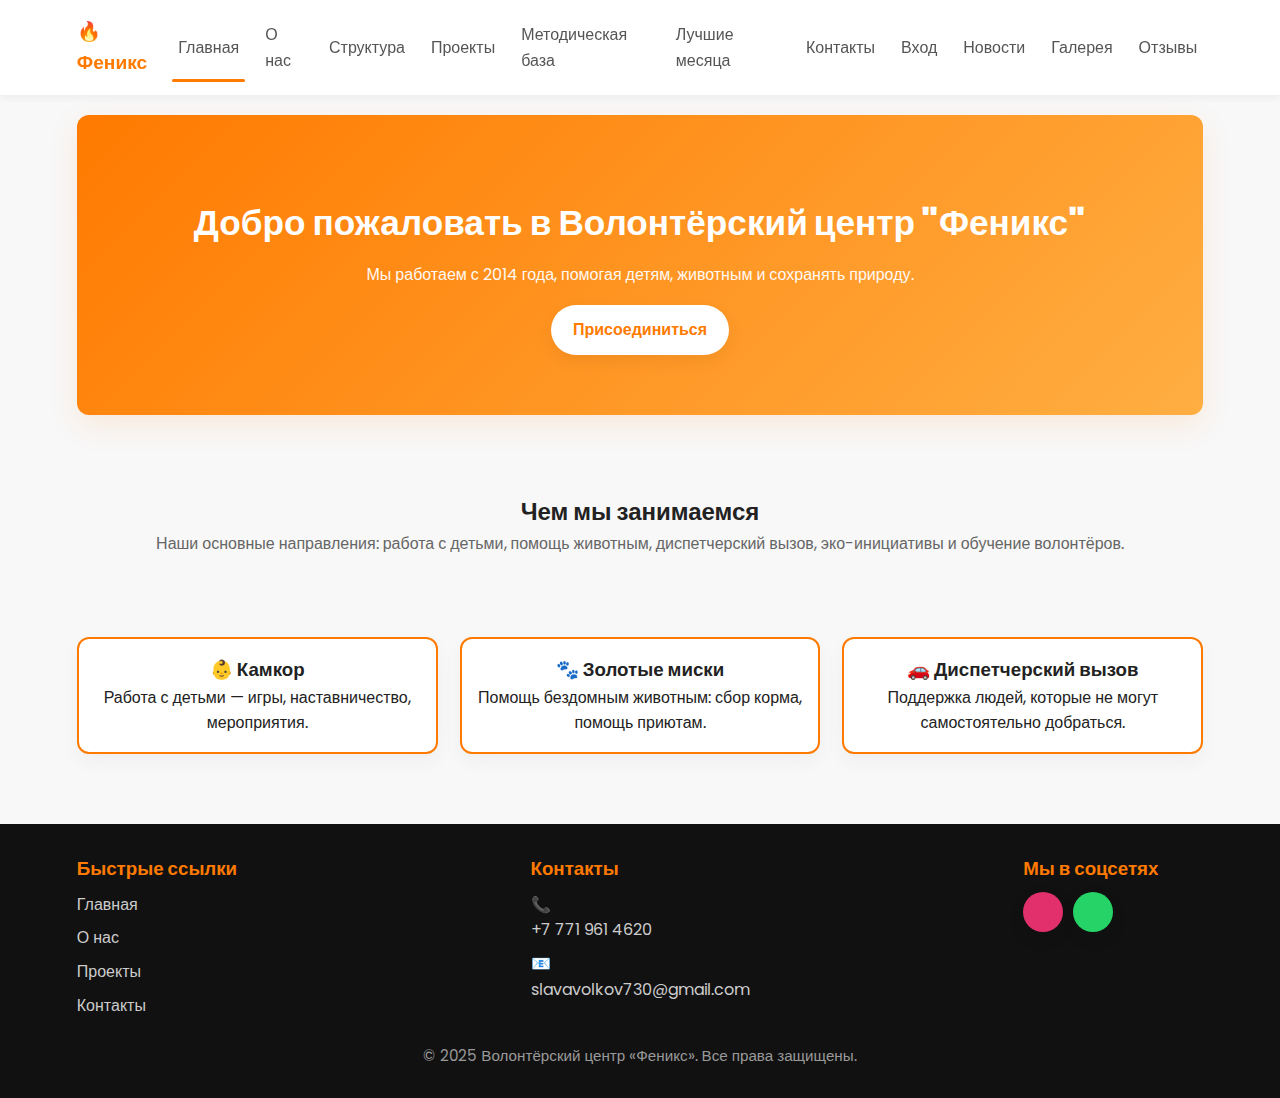
<file: index.html>
<!DOCTYPE html>
<html lang="ru">
<head>
  <meta charset="UTF-8">
  <meta name="viewport" content="width=device-width, initial-scale=1.0">
  <title>Феникс — Главная</title>
  <link rel="stylesheet" href="style.css">
  <link rel="icon" href="favicon.ico" type="image/x-icon">
</head>
<body>
  <header>
    <div class="logo">🔥 Феникс</div>
    <nav>
      <a href="index.html" class="active">Главная</a>
      <a href="about.html">О нас</a>
      <a href="structure.html">Структура</a>
      <a href="projects.html">Проекты</a>
      <a href="methodology.html">Методическая база</a>
      <a href="best.html">Лучшие месяца</a>
      <a href="contacts.html">Контакты</a>
      <a href="login.html">Вход</a>
      <a href="news.html">Новости</a>
      <a href="gallery.html">Галерея</a>
      <a href="feedback.html">Отзывы</a>
    </nav>
  </header>

  <section class="hero" id="top">
    <div class="hero-content">
      <h1>Добро пожаловать в <strong>Волонтёрский центр "Феникс"</strong></h1>
      <p>Мы работаем с 2014 года, помогая детям, животным и сохранять природу.</p>
      <a class="btn" href="https://docs.google.com/forms/d/e/1FAIpQLSf-YZvVruiYOHZ-0KNnd_zW9uR6879fOZhNeZpimxHkUEAgWw/viewform?usp=header" target="_blank">Присоединиться</a>
    </div>
  </section>

  <section class="page-header">
    <h2 style="text-align:center;margin-top:18px">Чем мы занимаемся</h2>
    <p style="text-align:center;color:#666">Наши основные направления: работа с детьми, помощь животным, диспетчерский вызов, эко-инициативы и обучение волонтёров.</p>
  </section>

  <section class="projects" aria-label="Короткий обзор проектов">
    <div class="project-card">
      <h3>👶 Камкор</h3>
      <p>Работа с детьми — игры, наставничество, мероприятия.</p>
    </div>
    <div class="project-card">
      <h3>🐾 Золотые миски</h3>
      <p>Помощь бездомным животным: сбор корма, помощь приютам.</p>
    </div>
    <div class="project-card">
      <h3>🚗 Диспетчерский вызов</h3>
      <p>Поддержка людей, которые не могут самостоятельно добраться.</p>
    </div>
  </section>

  <footer>
    <div class="footer-container">
      <div class="footer-section">
        <h3>Быстрые ссылки</h3>
        <a href="index.html">Главная</a>
        <a href="about.html">О нас</a>
        <a href="projects.html">Проекты</a>
        <a href="contacts.html">Контакты</a>
      </div>
      <div class="footer-section">
        <h3>Контакты</h3>
        <p>📞 <a href="tel:+77719614620">+7 771 961 4620</a></p>
        <p>📧 <a href="mailto:slavavolkov730@gmail.com">slavavolkov730@gmail.com</a></p>
      </div>
      <div class="footer-section">
        <h3>Мы в соцсетях</h3>
        <div class="socials">
          <a href="https://instagram.com/vc_feniks" target="_blank" class="social-icon instagram" aria-label="Instagram"></a>
          <a href="https://wa.me/77719614620" target="_blank" class="social-icon whatsapp" aria-label="WhatsApp"></a>
        </div>
      </div>
    </div>
    <p class="footer-bottom">© 2025 Волонтёрский центр «Феникс». Все права защищены.</p>
  </footer>

  <a href="#top" class="to-top">↑</a>
</body>
</html>
</file>
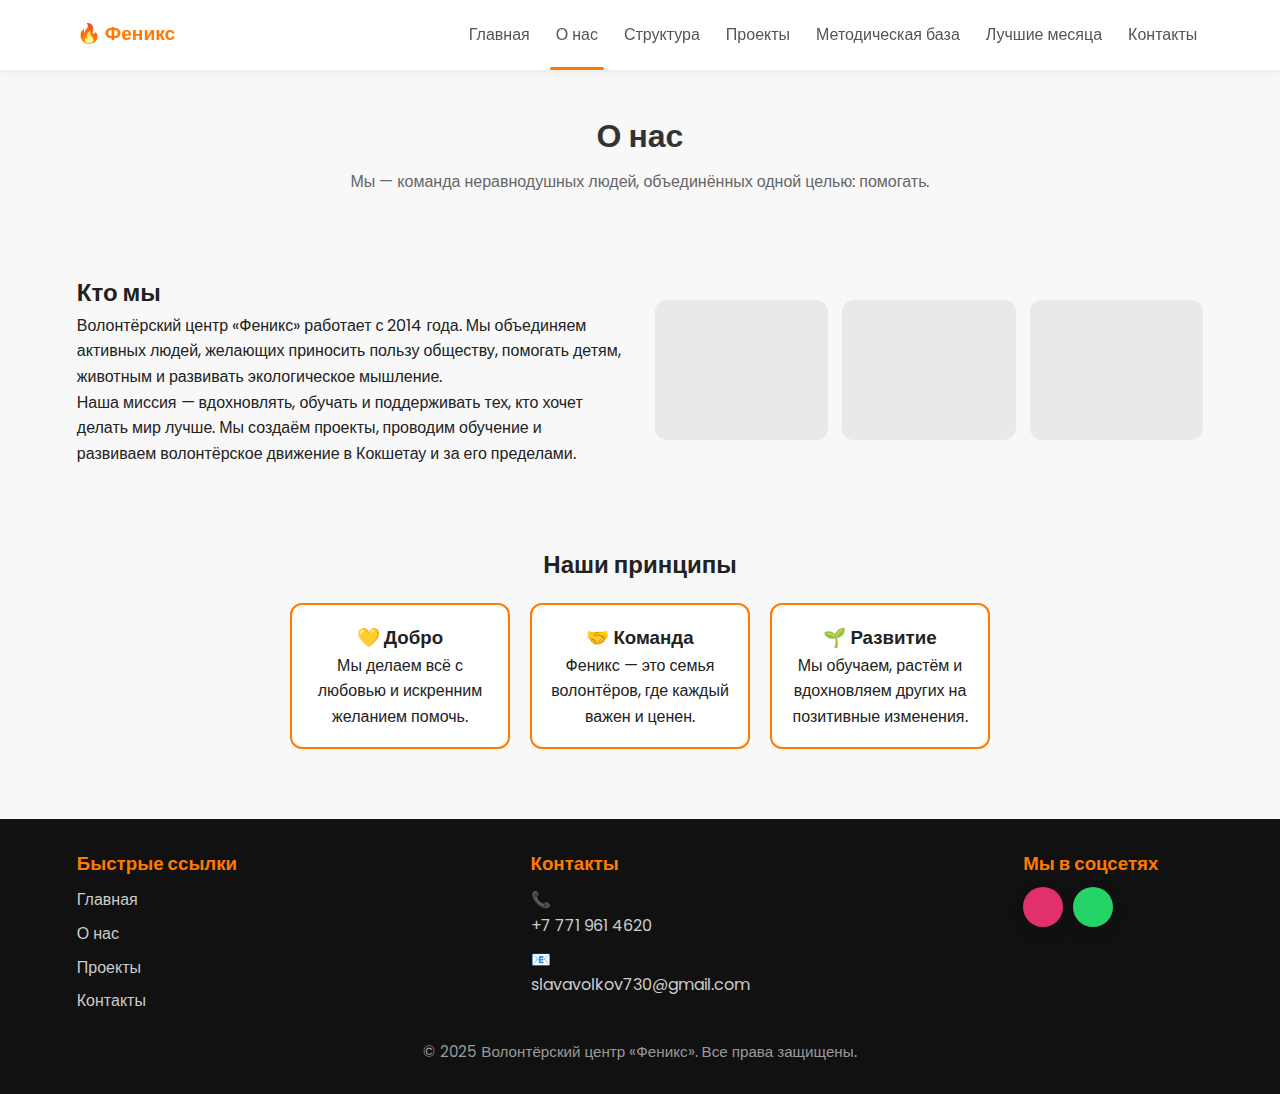
<file: about.html>
<!DOCTYPE html>
<html lang="ru">
<head>
  <meta charset="UTF-8">
  <meta name="viewport" content="width=device-width, initial-scale=1.0">
  <title>Феникс — О нас</title>
  <link rel="stylesheet" href="style.css">
  <link rel="icon" href="favicon.ico" type="image/x-icon">
</head>
<body>
  <header>
    <div class="logo">🔥 Феникс</div>
    <nav>
      <a href="index.html">Главная</a>
      <a href="about.html" class="active">О нас</a>
      <a href="structure.html">Структура</a>
      <a href="projects.html">Проекты</a>
      <a href="methodology.html">Методическая база</a>
      <a href="best.html">Лучшие месяца</a>
      <a href="contacts.html">Контакты</a>
    </nav>
  </header>

  <section class="page-header">
    <h1>О нас</h1>
    <p>Мы — команда неравнодушных людей, объединённых одной целью: помогать.</p>
  </section>

  <section class="about">
    <div class="about-text">
      <h2>Кто мы</h2>
      <p>Волонтёрский центр «Феникс» работает с 2014 года. Мы объединяем активных людей, желающих приносить пользу обществу, помогать детям, животным и развивать экологическое мышление.</p>
      <p>Наша миссия — вдохновлять, обучать и поддерживать тех, кто хочет делать мир лучше. Мы создаём проекты, проводим обучение и развиваем волонтёрское движение в Кокшетау и за его пределами.</p>
    </div>
    <div class="about-photo-grid">
      <div class="photo-card"></div>
      <div class="photo-card"></div>
      <div class="photo-card"></div>
    </div>
  </section>

  <section class="about-values">
    <h2>Наши принципы</h2>
    <div class="values-grid">
      <div class="value-item"><h3>💛 Добро</h3><p>Мы делаем всё с любовью и искренним желанием помочь.</p></div>
      <div class="value-item"><h3>🤝 Команда</h3><p>Феникс — это семья волонтёров, где каждый важен и ценен.</p></div>
      <div class="value-item"><h3>🌱 Развитие</h3><p>Мы обучаем, растём и вдохновляем других на позитивные изменения.</p></div>
    </div>
  </section>

  <footer>
    <div class="footer-container">
      <div class="footer-section">
        <h3>Быстрые ссылки</h3>
        <a href="index.html">Главная</a>
        <a href="about.html">О нас</a>
        <a href="projects.html">Проекты</a>
        <a href="contacts.html">Контакты</a>
      </div>
      <div class="footer-section">
        <h3>Контакты</h3>
        <p>📞 <a href="tel:+77719614620">+7 771 961 4620</a></p>
        <p>📧 <a href="mailto:slavavolkov730@gmail.com">slavavolkov730@gmail.com</a></p>
      </div>
      <div class="footer-section">
        <h3>Мы в соцсетях</h3>
        <div class="socials">
          <a href="https://instagram.com/vc_feniks" target="_blank" class="social-icon instagram" aria-label="Instagram"></a>
          <a href="https://wa.me/77719614620" target="_blank" class="social-icon whatsapp" aria-label="WhatsApp"></a>
        </div>
      </div>
    </div>
    <p class="footer-bottom">© 2025 Волонтёрский центр «Феникс». Все права защищены.</p>
  </footer>

  <a href="#top" class="to-top">↑</a>
</body>
</html>
</file>
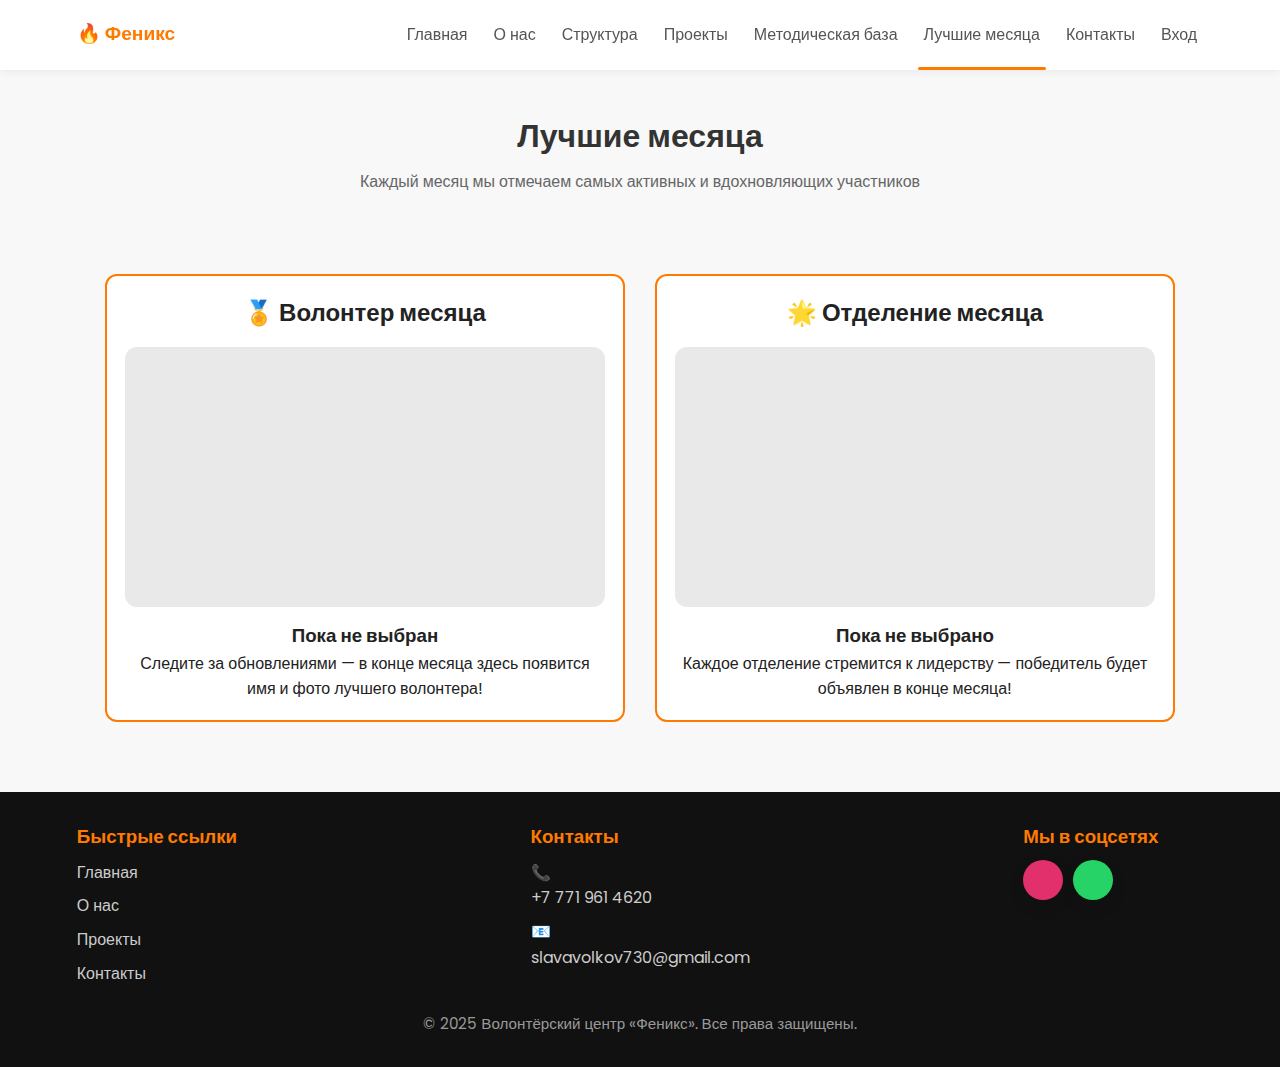
<file: best.html>
<!DOCTYPE html>
<html lang="ru">
<head>
  <meta charset="UTF-8">
  <meta name="viewport" content="width=device-width, initial-scale=1.0">
  <title>Феникс — Лучшие месяца</title>
  <link rel="stylesheet" href="style.css">
  <link rel="icon" href="favicon.ico" type="image/x-icon">
</head>
<body>
  <header>
    <div class="logo">🔥 Феникс</div>
    <nav>
      <a href="index.html">Главная</a>
      <a href="about.html">О нас</a>
      <a href="structure.html">Структура</a>
      <a href="projects.html">Проекты</a>
      <a href="methodology.html">Методическая база</a>
      <a href="best.html" class="active">Лучшие месяца</a>
      <a href="contacts.html">Контакты</a>
      <a href="login.html">Вход</a>
    </nav>
  </header>

  <section class="page-header">
    <h1>Лучшие месяца</h1>
    <p>Каждый месяц мы отмечаем самых активных и вдохновляющих участников</p>
  </section>

  <section class="best-section">
    <div class="best-card">
      <h2>🏅 Волонтер месяца</h2>
      <div class="best-img" style="background-image:url('https://via.placeholder.com/400x400?text=Нет+фото');"></div>
      <h3>Пока не выбран</h3>
      <p>Следите за обновлениями — в конце месяца здесь появится имя и фото лучшего волонтера!</p>
    </div>

    <div class="best-card">
      <h2>🌟 Отделение месяца</h2>
      <div class="best-img" style="background-image:url('https://via.placeholder.com/600x400?text=Нет+фото');"></div>
      <h3>Пока не выбрано</h3>
      <p>Каждое отделение стремится к лидерству — победитель будет объявлен в конце месяца!</p>
    </div>
  </section>

  <footer>
    <div class="footer-container">
      <div class="footer-section">
        <h3>Быстрые ссылки</h3>
        <a href="index.html">Главная</a>
        <a href="about.html">О нас</a>
        <a href="projects.html">Проекты</a>
        <a href="contacts.html">Контакты</a>
      </div>
      <div class="footer-section">
        <h3>Контакты</h3>
        <p>📞 <a href="tel:+77719614620">+7 771 961 4620</a></p>
        <p>📧 <a href="mailto:slavavolkov730@gmail.com">slavavolkov730@gmail.com</a></p>
      </div>
      <div class="footer-section">
        <h3>Мы в соцсетях</h3>
        <div class="socials">
          <a href="https://instagram.com/vc_feniks" target="_blank" class="social-icon instagram" aria-label="Instagram"></a>
          <a href="https://wa.me/77719614620" target="_blank" class="social-icon whatsapp" aria-label="WhatsApp"></a>
        </div>
      </div>
    </div>
    <p class="footer-bottom">© 2025 Волонтёрский центр «Феникс». Все права защищены.</p>
  </footer>

  <a href="#top" class="to-top">↑</a>
</body>
</html>
</file>
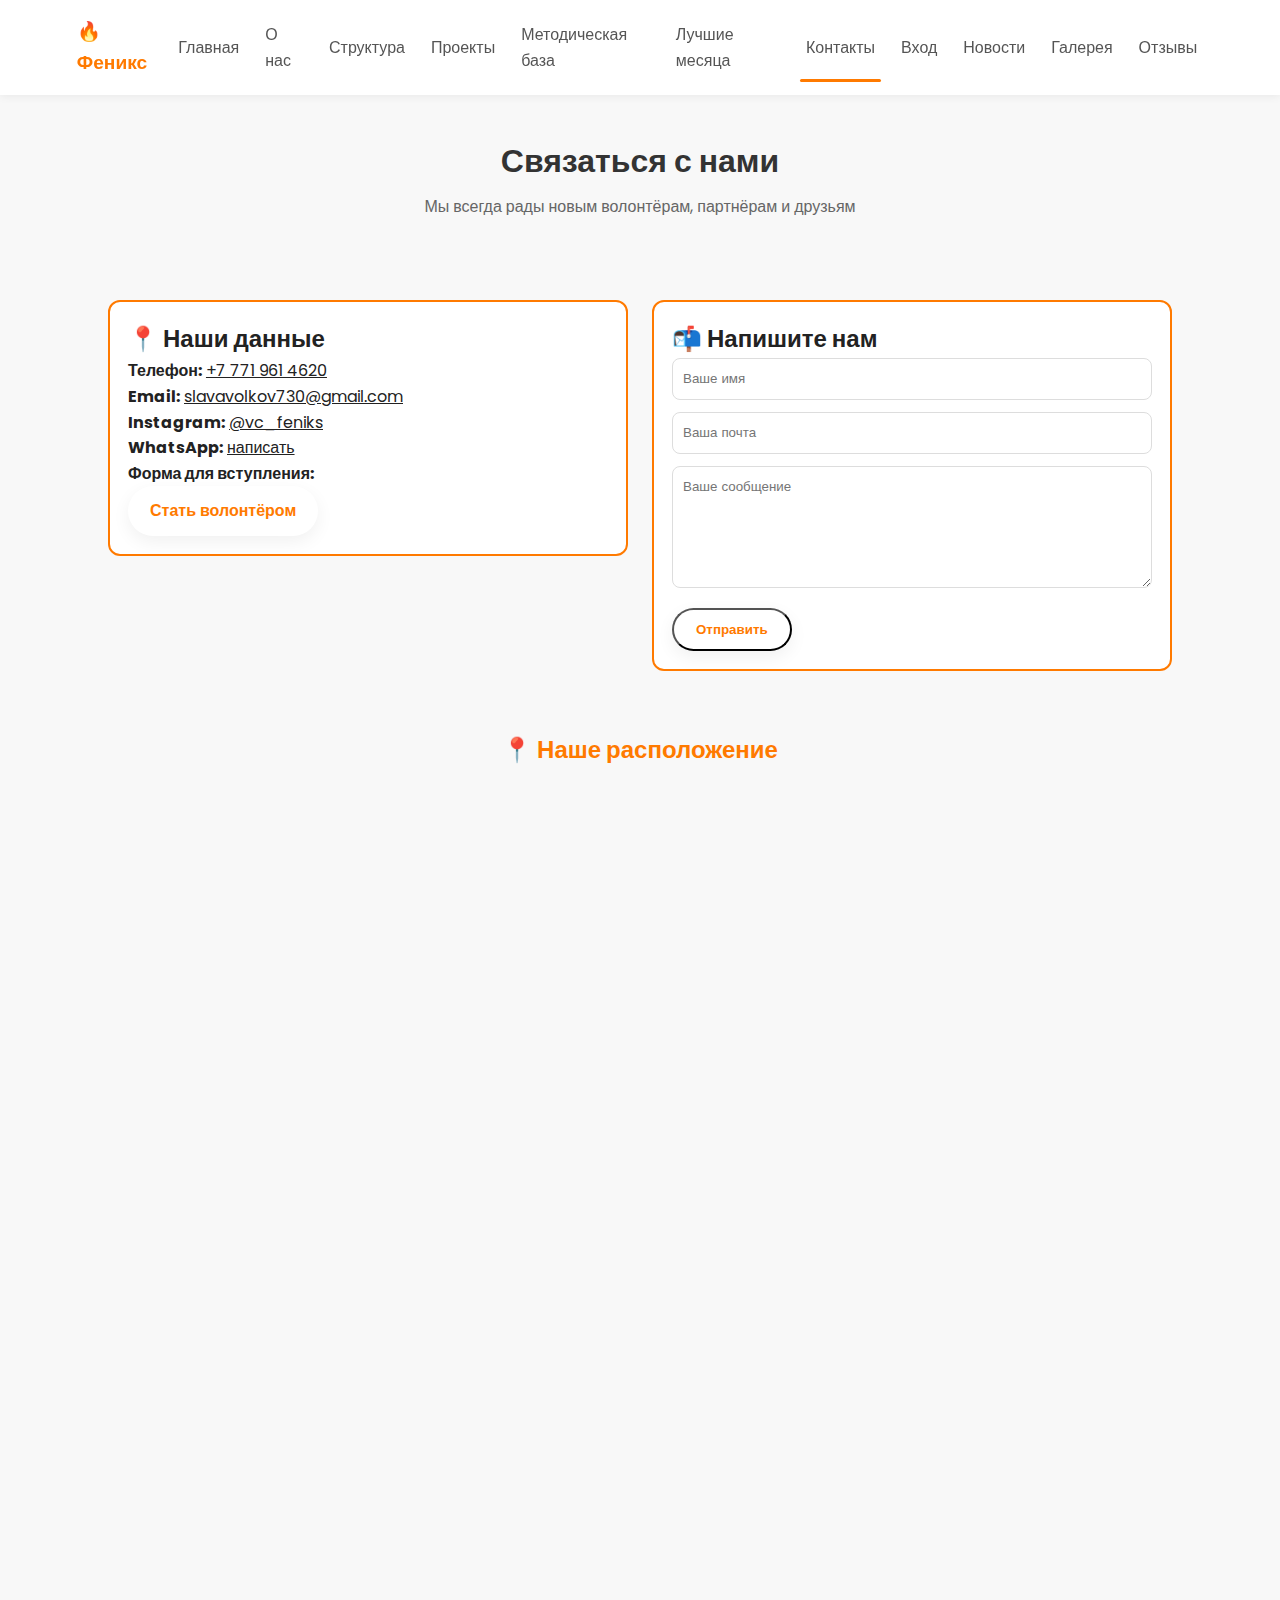
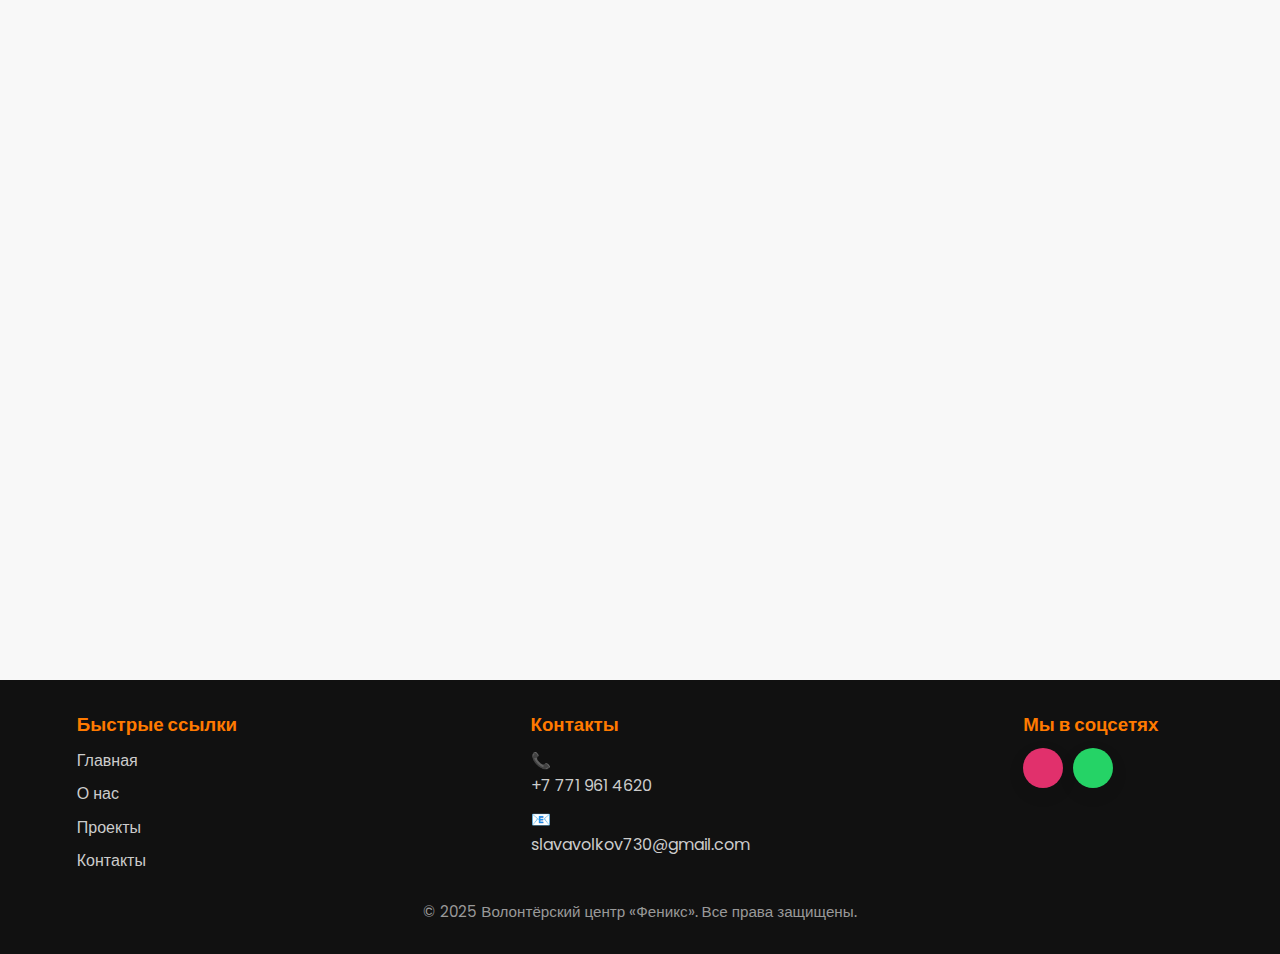
<file: contacts.html>
<!DOCTYPE html>
<html lang="ru">
<head>
  <meta charset="UTF-8">
  <meta name="viewport" content="width=device-width, initial-scale=1.0">
  <title>Феникс — Контакты</title>
  <link rel="stylesheet" href="style.css">
  <link rel="icon" href="favicon.ico" type="image/x-icon">
</head>
<body>
  <header>
    <div class="logo">🔥 Феникс</div>
    <nav>
      <a href="index.html">Главная</a>
      <a href="about.html">О нас</a>
      <a href="structure.html">Структура</a>
      <a href="projects.html">Проекты</a>
      <a href="methodology.html">Методическая база</a>
      <a href="best.html">Лучшие месяца</a>
      <a href="contacts.html" class="active">Контакты</a>
      <a href="login.html">Вход</a>
      <a href="news.html">Новости</a>
      <a href="gallery.html">Галерея</a>
      <a href="feedback.html">Отзывы</a>
    </nav>
  </header>

  <section class="page-header">
    <h1>Связаться с нами</h1>
    <p>Мы всегда рады новым волонтёрам, партнёрам и друзьям</p>
  </section>

  <section class="contacts">
    <div class="contact-info">
      <h2>📍 Наши данные</h2>
      <p><strong>Телефон:</strong> <a href="tel:+77719614620">+7 771 961 4620</a></p>
      <p><strong>Email:</strong> <a href="mailto:slavavolkov730@gmail.com">slavavolkov730@gmail.com</a></p>
      <p><strong>Instagram:</strong> <a href="https://instagram.com/vc_feniks" target="_blank">@vc_feniks</a></p>
      <p><strong>WhatsApp:</strong> <a href="https://wa.me/77719614620" target="_blank">написать</a></p>
      <p><strong>Форма для вступления:</strong><br>
        <a class="btn" href="https://docs.google.com/forms/d/e/1FAIpQLSf-YZvVruiYOHZ-0KNnd_zW9uR6879fOZhNeZpimxHkUEAgWw/viewform?usp=header" target="_blank">Стать волонтёром</a>
      </p>
    </div>

    <div class="contact-form">
      <h2>📬 Напишите нам</h2>
      <form action="#" method="post">
        <input type="text" placeholder="Ваше имя" required>
        <input type="email" placeholder="Ваша почта" required>
        <textarea placeholder="Ваше сообщение" rows="5" required></textarea>
        <button type="submit" class="btn">Отправить</button>
      </form>
    </div>
  </section>

  <section class="map">
    <h2 style="text-align:center;color:#ff7a00;margin-top:20px">📍 Наше расположение</h2>
    <div class="map-frame" style="padding:0 6%;margin-bottom:40px">
      <iframe src="https://maps.google.com/maps?q=Кокшетау&t=&z=13&ie=UTF8&iwloc=&output=embed" style="width:100%;height:360px;border-radius:12px;border:0"></iframe>
      <iframe src="https://maps.google.com/maps?q=Астана&t=&z=13&ie=UTF8&iwloc=&output=embed" style="width:100%;height:360px;border-radius:12px;border:0"></iframe>
      <iframe src="https://maps.google.com/maps?q=Щучинск&t=&z=13&ie=UTF8&iwloc=&output=embed" style="width:100%;height:360px;border-radius:12px;border:0"></iframe>
      <iframe src="https://maps.google.com/maps?q=Степногорск&t=&z=13&ie=UTF8&iwloc=&output=embed" style="width:100%;height:360px;border-radius:12px;border:0"></iframe>
    </div>

  <footer>
    <div class="footer-container">
      <div class="footer-section">
        <h3>Быстрые ссылки</h3>
        <a href="index.html">Главная</a>
        <a href="about.html">О нас</a>
        <a href="projects.html">Проекты</a>
        <a href="contacts.html">Контакты</a>
      </div>
      <div class="footer-section">
        <h3>Контакты</h3>
        <p>📞 <a href="tel:+77719614620">+7 771 961 4620</a></p>
        <p>📧 <a href="mailto:slavavolkov730@gmail.com">slavavolkov730@gmail.com</a></p>
      </div>
      <div class="footer-section">
        <h3>Мы в соцсетях</h3>
        <div class="socials">
          <a href="https://instagram.com/vc_feniks" target="_blank" class="social-icon instagram" aria-label="Instagram"></a>
          <a href="https://wa.me/77719614620" target="_blank" class="social-icon whatsapp" aria-label="WhatsApp"></a>
        </div>
      </div>
    </div>
    <p class="footer-bottom">© 2025 Волонтёрский центр «Феникс». Все права защищены.</p>
  </footer>

  <a href="#top" class="to-top">↑</a>
</body>
</html>
</file>
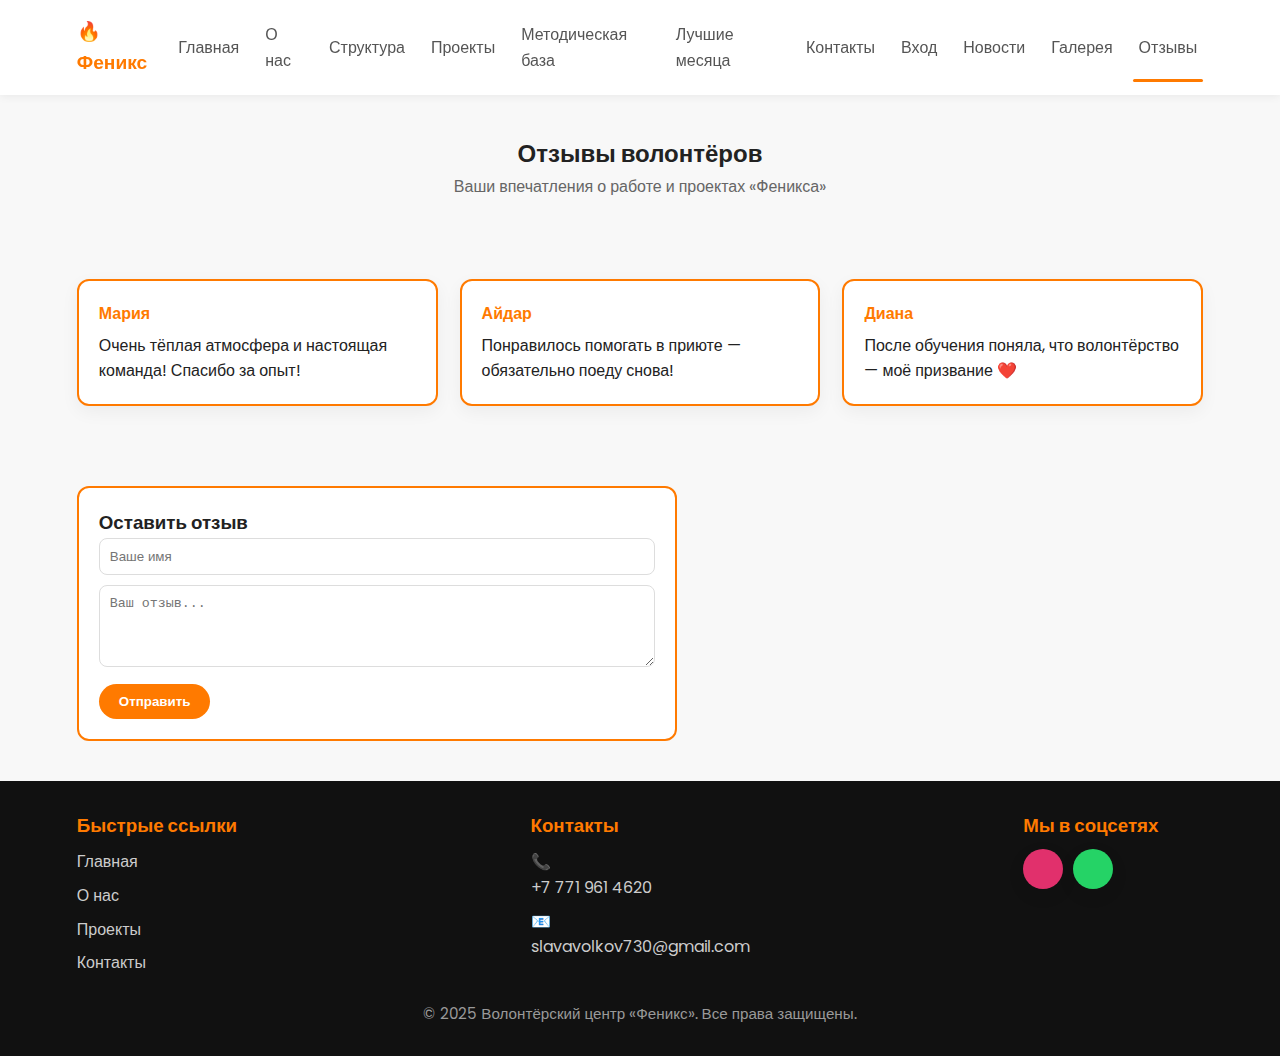
<file: feedback.html>
<!DOCTYPE html>
<html lang="ru">
<head>
  <meta charset="UTF-8">
  <meta name="viewport" content="width=device-width, initial-scale=1.0">
  <title>Отзывы — Феникс</title>
  <link rel="icon" href="favicon.ico" type="image/x-icon">
  <link rel="stylesheet" href="style.css">
  <style>
    .feedback {
      padding: 40px 6%;
      display: grid;
      grid-template-columns: repeat(auto-fit, minmax(280px, 1fr));
      gap: 22px;
    }
    .feedback-card {
      background: #fff;
      border: 2px solid #ff7a00;
      border-radius: 12px;
      padding: 20px;
      box-shadow: 0 6px 18px rgba(0,0,0,0.05);
      transition: all .25s;
    }
    .feedback-card:hover {
      transform: translateY(-6px);
      background: #ff7a00;
      color: #fff;
    }
    .feedback-card h4 {
      margin-bottom: 6px;
      color: #ff7a00;
    }
    .feedback-card:hover h4 {
      color: #fff;
    }
    .feedback-form {
      margin: 40px 6%;
      background: #fff;
      border: 2px solid #ff7a00;
      border-radius: 12px;
      padding: 20px;
      max-width: 600px;
    }
    .feedback-form input, .feedback-form textarea {
      width: 100%;
      margin-bottom: 10px;
      padding: 10px;
      border-radius: 8px;
      border: 1px solid #ddd;
    }
    .feedback-form button {
      background: #ff7a00;
      color: #fff;
      padding: 10px 20px;
      border: none;
      border-radius: 999px;
      cursor: pointer;
      font-weight: 600;
    }
    .feedback-form button:hover {
      background: #ffae42;
    }
  </style>
</head>
<body>
  <header>
    <div class="logo">🔥 Феникс</div>
    <nav>
      <a href="index.html">Главная</a>
      <a href="about.html">О нас</a>
      <a href="structure.html">Структура</a>
      <a href="projects.html">Проекты</a>
      <a href="methodology.html">Методическая база</a>
      <a href="best.html">Лучшие месяца</a>
      <a href="contacts.html">Контакты</a>
      <a href="login.html">Вход</a>
      <a href="news.html">Новости</a>
      <a href="gallery.html">Галерея</a>
      <a href="feedback.html" class="active">Отзывы</a>
    </nav>
  </header>

  <section class="page-header">
    <h2>Отзывы волонтёров</h2>
    <p>Ваши впечатления о работе и проектах «Феникса»</p>
  </section>

  <section class="feedback">
    <div class="feedback-card">
      <h4>Мария</h4>
      <p>Очень тёплая атмосфера и настоящая команда! Спасибо за опыт!</p>
    </div>
    <div class="feedback-card">
      <h4>Айдар</h4>
      <p>Понравилось помогать в приюте — обязательно поеду снова!</p>
    </div>
    <div class="feedback-card">
      <h4>Диана</h4>
      <p>После обучения поняла, что волонтёрство — моё призвание ❤️</p>
    </div>
  </section>

  <form class="feedback-form">
    <h3>Оставить отзыв</h3>
    <input type="text" placeholder="Ваше имя" required>
    <textarea rows="4" placeholder="Ваш отзыв..." required></textarea>
    <button type="submit">Отправить</button>
  </form>

   <footer>
    <div class="footer-container">
      <div class="footer-section">
        <h3>Быстрые ссылки</h3>
        <a href="index.html">Главная</a>
        <a href="about.html">О нас</a>
        <a href="projects.html">Проекты</a>
        <a href="contacts.html">Контакты</a>
      </div>
      <div class="footer-section">
        <h3>Контакты</h3>
        <p>📞 <a href="tel:+77719614620">+7 771 961 4620</a></p>
        <p>📧 <a href="mailto:slavavolkov730@gmail.com">slavavolkov730@gmail.com</a></p>
      </div>
      <div class="footer-section">
        <h3>Мы в соцсетях</h3>
        <div class="socials">
          <a href="https://instagram.com/vc_feniks" target="_blank" class="social-icon instagram"></a>
          <a href="https://wa.me/77719614620" target="_blank" class="social-icon whatsapp"></a>
        </div>
      </div>
    </div>
    <p class="footer-bottom">© 2025 Волонтёрский центр «Феникс». Все права защищены.</p>
  </footer>
  <a href="#top" class="to-top">↑</a>
</body>
</html>
</file>
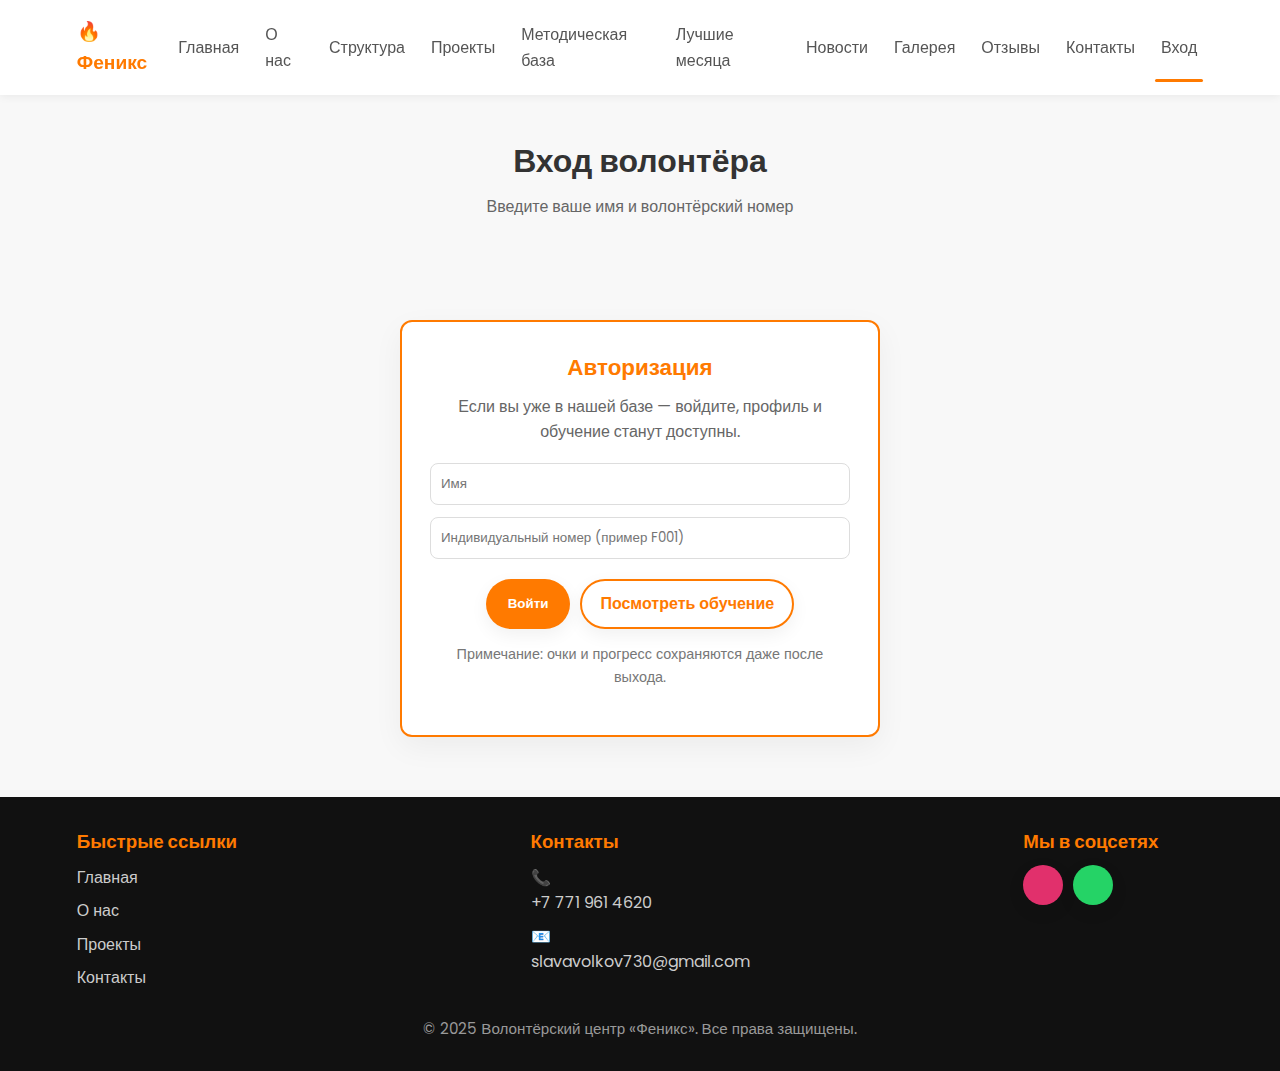
<file: login.html>
<!DOCTYPE html>
<html lang="ru">
<head>
  <meta charset="UTF-8" />
  <meta name="viewport" content="width=device-width,initial-scale=1" />
  <title>Феникс — Вход</title>
  <link rel="icon" href="favicon.ico" type="image/x-icon">
  <style>
    /* === СТИЛЬ ТОЧЬ-В-ТОЧЬ как у главной страницы Феникс === */
    @import url('https://fonts.googleapis.com/css2?family=Poppins:wght@300;400;600;700&display=swap');
    *{box-sizing:border-box;margin:0;padding:0}
    html{scroll-behavior:smooth}
    body{font-family:'Poppins',sans-serif;background:#f8f8f8;color:#222;line-height:1.6}
    a{color:inherit}
    header{position:sticky;top:0;z-index:100;background:#fff;display:flex;align-items:center;justify-content:space-between;padding:14px 6%;box-shadow:0 2px 8px rgba(0,0,0,0.06)}
    .logo{font-weight:700;color:#ff7a00;font-size:1.2rem;display:flex;align-items:center;gap:8px}
    nav{display:flex;gap:14px;align-items:center}
    nav a{color:#555;text-decoration:none;padding:8px 6px;border-radius:6px;position:relative;transition:color .25s}
    nav a:hover{color:#ff7a00}
    nav a.active::after{content:'';position:absolute;left:0;right:0;bottom:-8px;height:3px;background:#ff7a00;border-radius:4px;transform:translateY(6px);opacity:1}
    .page-header{text-align:center;padding:40px 6%;background:transparent}
    .page-header h1{font-size:2rem;color:#333;margin-bottom:8px}
    .page-header p{color:#666}
    /* login box */
    .login-section{max-width:480px;margin:60px auto;background:#fff;border:2px solid #ff7a00;border-radius:12px;padding:28px;box-shadow:0 10px 30px rgba(0,0,0,0.05);text-align:center}
    .login-section h2{font-size:1.4rem;color:#ff7a00;margin-bottom:8px}
    .login-section p{color:#666;margin-bottom:18px}
    .login-section input{width:100%;padding:10px;border-radius:8px;border:1px solid #ddd;margin-bottom:12px;font-family:inherit}
    .btn-primary{display:inline-block;background:#ff7a00;color:#fff;padding:12px 22px;border-radius:999px;text-decoration:none;font-weight:600;transition:all .25s;box-shadow:0 6px 18px rgba(0,0,0,0.06);border:none;cursor:pointer}
    .btn-primary:hover{background:#ffae42;transform:translateY(-3px)}
    .message{margin-top:14px;font-weight:500}
    .message.error{color:#e74c3c}
    .message.success{color:#28a745}
    /* footer */
    footer{background:#111;color:#eee;padding:30px 6%;margin-top:30px}
    .footer-container{display:flex;flex-wrap:wrap;gap:20px;justify-content:space-between}
    .footer-section{min-width:180px}
    .footer-section h3{color:#ff7a00;margin-bottom:8px}
    .footer-section a{display:block;color:#ccc;text-decoration:none;margin-bottom:8px;transition:color .2s}
    .footer-section a:hover{color:#fff}
    .socials{display:flex;gap:10px;margin-top:8px}
    .social-icon{width:40px;height:40px;border-radius:50%;display:inline-block;background-size:60% 60%;background-position:center;background-repeat:no-repeat;box-shadow:0 6px 18px rgba(0,0,0,0.08);transition:transform .18s,filter .18s}
    .social-icon:hover{transform:translateY(-4px);filter:brightness(1.05)}
    .social-icon.instagram{background-color:#E1306C;background-image:url('https://cdn-icons-png.flaticon.com/512/2111/2111463.png')}
    .social-icon.whatsapp{background-color:#25D366;background-image:url('https://cdn-icons-png.flaticon.com/512/2111/2111728.png')}
    .footer-bottom{text-align:center;color:#999;margin-top:18px;font-size:0.95rem}
    .to-top{position:fixed;right:22px;bottom:22px;background:#ff7a00;color:#fff;width:44px;height:44px;border-radius:50%;display:flex;align-items:center;justify-content:center;text-decoration:none;font-weight:700;box-shadow:0 8px 24px rgba(255,122,0,0.18);transition:transform .18s,opacity .2s;opacity:0;pointer-events:none}
    .to-top.show{opacity:1;pointer-events:auto;transform:translateY(-6px)} .to-top:hover{transform:translateY(-8px)}
    @media (max-width:900px){header{padding:12px 5%} .login-section{margin:40px 5%} .page-header h1{font-size:1.6rem} nav{gap:10px} .logo{font-size:1.05rem}}
  </style>
</head>
<body>
  <header>
    <div class="logo">🔥 Феникс</div>
    <nav id="mainNav">
      <a href="index.html">Главная</a>
      <a href="about.html">О нас</a>
      <a href="structure.html">Структура</a>
      <a href="projects.html">Проекты</a>
      <a href="methodology.html">Методическая база</a>
      <a href="best.html">Лучшие месяца</a>
      <a href="news.html">Новости</a>
      <a href="gallery.html">Галерея</a>
      <a href="feedback.html">Отзывы</a>
      <a href="contacts.html">Контакты</a>
      <a href="login.html" class="active">Вход</a>
      <button id="logoutBtn" class="btn-primary" style="margin-left:12px;display:none" onclick="logout()">Выйти</button>
    </nav>
  </header>

  <section class="page-header" id="top">
    <h1>Вход волонтёра</h1>
    <p>Введите ваше имя и волонтёрский номер</p>
  </section>

  <section class="login-section">
    <h2>Авторизация</h2>
    <p>Если вы уже в нашей базе — войдите, профиль и обучение станут доступны.</p>

    <input id="name" type="text" placeholder="Имя">
    <input id="id" type="text" placeholder="Индивидуальный номер (пример F001)">
    <div style="display:flex;gap:10px;justify-content:center;margin-top:8px">
      <button class="btn-primary" onclick="login()">Войти</button>
      <a href="training.html" class="btn-primary" style="background:#fff;color:#ff7a00;border:2px solid #ff7a00;padding:10px 18px">Посмотреть обучение</a>
    </div>

    <div id="msg" class="message"></div>
    <p style="margin-top:12px;color:#777;font-size:0.9rem">Примечание: очки и прогресс сохраняются даже после выхода.</p>
  </section>

  <footer>
    <div class="footer-container">
      <div class="footer-section">
        <h3>Быстрые ссылки</h3>
        <a href="index.html">Главная</a>
        <a href="about.html">О нас</a>
        <a href="projects.html">Проекты</a>
        <a href="contacts.html">Контакты</a>
      </div>
      <div class="footer-section">
        <h3>Контакты</h3>
        <p>📞 <a href="tel:+77719614620">+7 771 961 4620</a></p>
        <p>📧 <a href="mailto:slavavolkov730@gmail.com">slavavolkov730@gmail.com</a></p>
      </div>
      <div class="footer-section">
        <h3>Мы в соцсетях</h3>
        <div class="socials">
          <a href="https://instagram.com/vc_feniks" target="_blank" class="social-icon instagram" aria-label="Instagram"></a>
          <a href="https://wa.me/77719614620" target="_blank" class="social-icon whatsapp" aria-label="WhatsApp"></a>
        </div>
      </div>
    </div>
    <p class="footer-bottom">© 2025 Волонтёрский центр «Феникс». Все права защищены.</p>
  </footer>

  <a href="#top" class="to-top">↑</a>

<script>
  // Примеры волонтёров (ты можешь менять/добавлять)
  const volunteers = [
    { name: "Алиса", id: "F001" },
    { name: "Бекзат", id: "F002" },
    { name: "Мария", id: "F003" },
    { name: "Слава", id: "F004" }
  ];

  const msg = document.getElementById('msg');
  const logoutBtn = document.getElementById('logoutBtn');

  // Показываем кнопку Выйти если уже залогинен
  function refreshAuthUI(){
    const user = JSON.parse(localStorage.getItem('feniks_user'));
    logoutBtn.style.display = user ? 'inline-block' : 'none';
  }
  refreshAuthUI();

  function login(){
    const name = document.getElementById('name').value.trim();
    const id = document.getElementById('id').value.trim();
    if(!name || !id){
      msg.textContent = 'Пожалуйста, заполните оба поля.';
      msg.className = 'message error';
      return;
    }
    const found = volunteers.find(v=>v.name.toLowerCase()===name.toLowerCase() && v.id === id);
    if(!found){
      msg.textContent = 'Имя или номер не найдены в базе. Проверьте ввод.';
      msg.className = 'message error';
      return;
    }
    // Загружаем существующие данные по id или создаём
    let stored = JSON.parse(localStorage.getItem('feniks_' + id));
    if(!stored){
      stored = { name: found.name, id: found.id, xp: 0 };
      localStorage.setItem('feniks_' + id, JSON.stringify(stored));
    }
    localStorage.setItem('feniks_user', JSON.stringify(stored));
    msg.textContent = 'Вход успешен. Перенаправляю в профиль...';
    msg.className = 'message success';
    refreshAuthUI();
    setTimeout(()=>{ window.location.href = 'profile.html'; }, 800);
  }

  function logout(){
    // Удаляем только активную сессию, сохраняем feniks_<id>
    localStorage.removeItem('feniks_user');
    refreshAuthUI();
    // Остаёмся на странице, показываем сообщение
    msg.textContent = 'Вы вышли. Очки и прогресс сохранены.';
    msg.className = 'message success';
  }

  // to-top button
  const toTop = document.querySelector('.to-top');
  window.addEventListener('scroll', () => {
    if (window.scrollY > 300) toTop.classList.add('show');
    else toTop.classList.remove('show');
  });
</script>
</body>
</html>
</file>
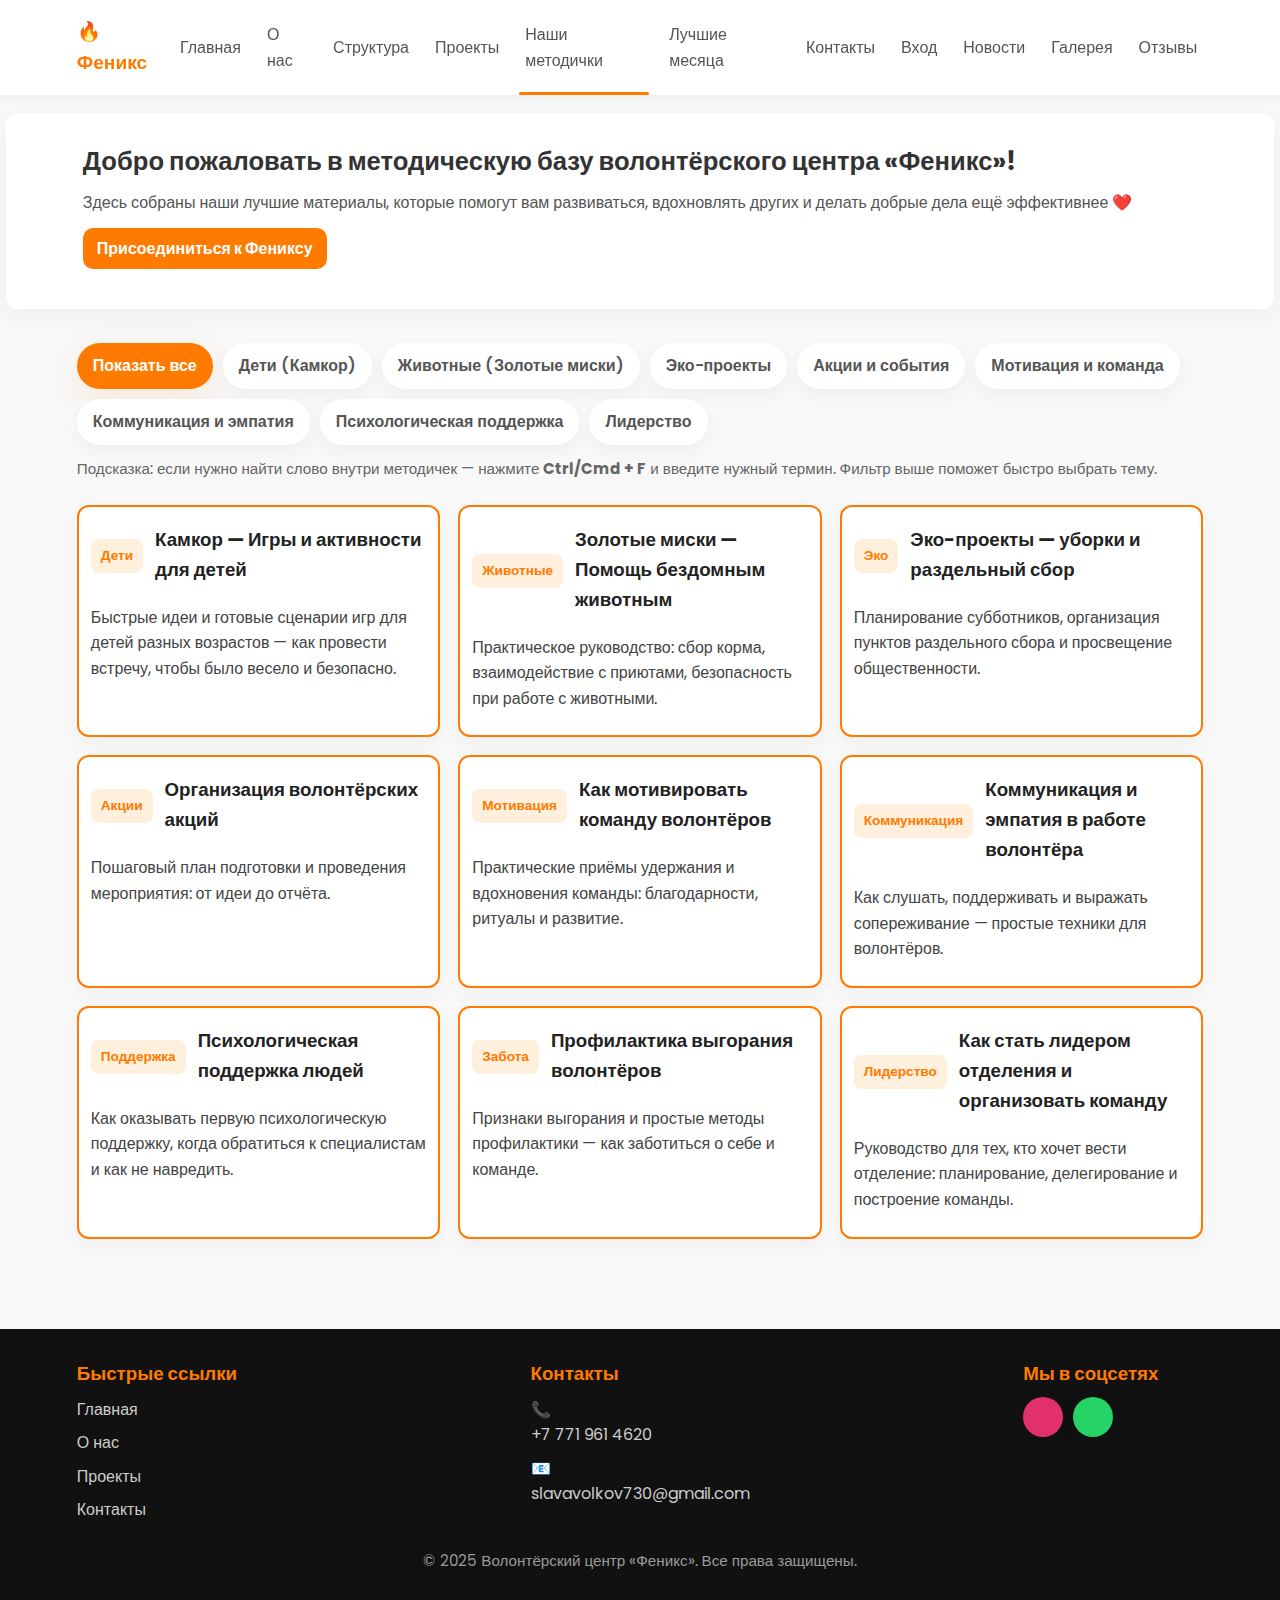
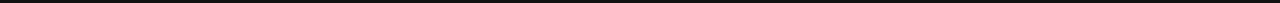
<file: methodology.html>
<!DOCTYPE html>
<html lang="ru">
<head>
  <meta charset="utf-8" />
  <meta name="viewport" content="width=device-width,initial-scale=1" />
  <title>Феникс — Наши методички</title>
  <link rel="stylesheet" href="style.css">
  <link rel="icon" href="favicon.ico" type="image/x-icon">
  <style>
    /* Небольшие локальные дополнения для методички (не ломают общий style.css) */
    .methods-hero{
      padding:28px 6%;
      background:#fff;
      border-radius:12px;
      margin:18px 6px;
      box-shadow:0 8px 24px rgba(0,0,0,0.04);
    }
    .methods-hero h1{font-size:1.6rem;color:#333;margin-bottom:8px}
    .methods-hero p{color:#555;margin-bottom:12px}

    /* фильтр-кнопки (радио) */
    .filter-wrap{display:flex;flex-wrap:wrap;gap:10px;padding:16px 6% 6px}
    .filter-wrap input[type="radio"]{display:none}
    .filter-label{
      padding:8px 14px;
      border-radius:999px;
      border:2px solid transparent;
      background:#fff;
      color:#555;
      cursor:pointer;
      transition:all .18s;
      box-shadow:0 6px 18px rgba(0,0,0,0.04);
      font-weight:600;
    }
    .filter-label:hover{transform:translateY(-3px)}
    /* когда радио выбрано — подсветка */
    .filter-wrap input[type="radio"]:checked + .filter-label{
      background:#ff7a00;color:#fff;border-color:#ff7a00;box-shadow:0 10px 30px rgba(255,122,0,0.12);
    }

    /* карточки сетка */
    .cards{display:grid;grid-template-columns:repeat(auto-fit,minmax(300px,1fr));gap:18px;padding:18px 6% 60px}
    .card{
      background:#fff;border:2px solid #ff7a00;border-radius:12px;padding:12px;
      box-shadow:0 8px 20px rgba(0,0,0,0.03);transition:transform .18s;overflow:hidden;
    }
    .card:hover{transform:translateY(-6px)}
    .card .card-head{display:flex;align-items:center;gap:12px}
    .card .tag{background:#ffefdd;color:#ff7a00;padding:6px 10px;border-radius:8px;font-size:0.85rem;font-weight:700}
    .card summary{list-style:none;cursor:pointer;padding:12px 0;outline:none}
    details[open] .card-summary-short{display:none}
    .card .card-summary-short{color:#444}
    .card .card-full{padding:10px 0 8px;color:#333}
    .card h3{margin:6px 0 8px}

    /* скрытие карточек по фильтру: по умолчанию показываем все */
    /* Чистая CSS-логика: радиокнопки стоят перед .cards в DOM,
       и по состоянию :checked мы показываем только нужные карточки.
       У каждой карточки есть класс вида cat-children, cat-animals и т.д.
    */
    /* Сначала прячем все (позже показываем нужные), но для удобства при "all" показываем все */
    .card{display:block}

    /* если выбран конкретный фильтр, показываем только карточки этой категории */
    #f-all:checked ~ .cards .card{display:block}
    #f-children:checked ~ .cards .card{display:none}
    #f-children:checked ~ .cards .card.cat-children{display:block}
    #f-animals:checked ~ .cards .card{display:none}
    #f-animals:checked ~ .cards .card.cat-animals{display:block}
    #f-eco:checked ~ .cards .card{display:none}
    #f-eco:checked ~ .cards .card.cat-eco{display:block}
    #f-actions:checked ~ .cards .card{display:none}
    #f-actions:checked ~ .cards .card.cat-actions{display:block}
    #f-motivation:checked ~ .cards .card{display:none}
    #f-motivation:checked ~ .cards .card.cat-motivation{display:block}
    #f-comm:checked ~ .cards .card{display:none}
    #f-comm:checked ~ .cards .card.cat-comm{display:block}
    #f-support:checked ~ .cards .card{display:none}
    #f-support:checked ~ .cards .card.cat-support{display:block}
    #f-lead:checked ~ .cards .card{display:none}
    #f-lead:checked ~ .cards .card.cat-lead{display:block}

    /* мобильная адаптивность небольшая */
    @media (max-width:700px){
      .filter-wrap{padding:10px 6%}
      .methods-hero{margin:14px 6px;padding:18px}
    }
    /* подсказка поиска */
    .search-note{padding:6px 6%;color:#666;font-size:0.95rem}
    .btn-small{display:inline-block;padding:8px 14px;border-radius:10px;background:#ff7a00;color:white;text-decoration:none;font-weight:700}
  </style>
</head>
<body>
  <!-- header (тот же, что и на других страницах) -->
  <header>
    <div class="logo">🔥 Феникс</div>
    <nav>
      <a href="index.html">Главная</a>
      <a href="about.html">О нас</a>
      <a href="structure.html">Структура</a>
      <a href="projects.html">Проекты</a>
      <a href="methodology.html" class="active">Наши методички</a>
      <a href="best.html">Лучшие месяца</a>
      <a href="contacts.html">Контакты</a>
      <a href="login.html">Вход</a>
      <a href="news.html">Новости</a>
      <a href="gallery.html">Галерея</a>
      <a href="feedback.html">Отзывы</a>
    </nav>
  </header>

  <!-- Приветственный блок -->
  <section class="methods-hero">
    <h1>Добро пожаловать в методическую базу волонтёрского центра «Феникс»!</h1>
    <p>Здесь собраны наши лучшие материалы, которые помогут вам развиваться, вдохновлять других и делать добрые дела ещё эффективнее ❤️</p>
    <p style="margin-top:8px"><a class="btn-small" href="https://docs.google.com/forms/d/e/1FAIpQLSf-YZvVruiYOHZ-0KNnd_zW9uR6879fOZhNeZpimxHkUEAgWw/viewform?usp=header" target="_blank">Присоединиться к Фениксу</a></p>
  </section>

  <!-- ФИЛЬТР (радио кнопки) -->
  <section class="filter-wrap" aria-label="Фильтр по темам">
    <!-- radio inputs must be before cards for CSS selector logic -->
    <input type="radio" id="f-all" name="filter" checked>
    <label for="f-all" class="filter-label">Показать все</label>

    <input type="radio" id="f-children" name="filter">
    <label for="f-children" class="filter-label">Дети (Камкор)</label>

    <input type="radio" id="f-animals" name="filter">
    <label for="f-animals" class="filter-label">Животные (Золотые миски)</label>

    <input type="radio" id="f-eco" name="filter">
    <label for="f-eco" class="filter-label">Эко-проекты</label>

    <input type="radio" id="f-actions" name="filter">
    <label for="f-actions" class="filter-label">Акции и события</label>

    <input type="radio" id="f-motivation" name="filter">
    <label for="f-motivation" class="filter-label">Мотивация и команда</label>

    <input type="radio" id="f-comm" name="filter">
    <label for="f-comm" class="filter-label">Коммуникация и эмпатия</label>

    <input type="radio" id="f-support" name="filter">
    <label for="f-support" class="filter-label">Психологическая поддержка</label>

    <input type="radio" id="f-lead" name="filter">
    <label for="f-lead" class="filter-label">Лидерство</label>
  </section>

  <p class="search-note">Подсказка: если нужно найти слово внутри методичек — нажмите <strong>Ctrl/Cmd + F</strong> и введите нужный термин. Фильтр выше поможет быстро выбрать тему.</p>

  <!-- Карточки методичек -->
  <section class="cards" aria-live="polite">

    <!-- 1. Работа с детьми (Камкор) -->
    <article class="card cat-children" aria-labelledby="m1-title">
      <div class="card-head">
        <span class="tag">Дети</span>
        <h3 id="m1-title">Камкор — Игры и активности для детей</h3>
      </div>

      <details>
        <summary>
          <div class="card-summary-short">
            Быстрые идеи и готовые сценарии игр для детей разных возрастов — как провести встречу, чтобы было весело и безопасно.
          </div>
        </summary>
        <div class="card-full">
          <h4>Кому подойдёт</h4>
          <p>Волонтёрам, работающим с детьми 4–16 лет (школьные группы, детские праздники, клубы). Подходит для групп от 6 до 30 человек.</p>

          <h4>Цель</h4>
          <p>Создать безопасное, дружелюбное пространство, где дети развивают коммуникативные навыки, учатся заботе друг о друге и получают позитивные эмоции.</p>

          <h4>Материалы</h4>
          <ul>
            <li>Плакаты, маркеры, стикеры.</li>
            <li>Мячи, скакалки, обручи (при наличии).</li>
            <li>Наклейки/медали для поощрения.</li>
          </ul>

          <h4>Пример сценария (45 минут)</h4>
          <ol>
            <li><strong>Приветствие (5 мин)</strong> — знакомство в кругу: имя + любимая игра.</li>
            <li><strong>Разминка (7 мин)</strong> — лёгкие активные игры: «Разминайся и пой» (включите простую музыку).</li>
            <li><strong>Основная игра (20 мин)</strong> — «Командный флаг»: делим на 2–4 команды, каждая защищает свой флаг; простые правила, безопасная зона.</li>
            <li><strong>Творческая часть (10 мин)</strong> — мастер-класс: нарисовать открытку о добром деле и обменяться.</li>
            <li><strong>Рефлексия (3 мин)</strong> — круг, где каждый говорит, что понравилось.</li>
          </ol>

          <h4>Советы волонтёру</h4>
          <ul>
            <li>Поддерживай позитивный тон — дети читают эмоции.</li>
            <li>Быть готовым к плану Б — если игра не идёт, переключитесь на творчество.</li>
            <li>Всегда обращай внимание на безопасность и согласие (не заставляй участвовать).</li>
          </ul>

          <h4>Как адаптировать</h4>
          <p>Для младших — упрощай правила, добавь больше движений. Для старших — усложняй задания и добавляй элементы командной стратегии.</p>
        </div>
      </details>
    </article>

    <!-- 2. Помощь бездомным животным (Золотые миски) -->
    <article class="card cat-animals" aria-labelledby="m2-title">
      <div class="card-head">
        <span class="tag">Животные</span>
        <h3 id="m2-title">Золотые миски — Помощь бездомным животным</h3>
      </div>

      <details>
        <summary>
          <div class="card-summary-short">
            Практическое руководство: сбор корма, взаимодействие с приютами, безопасность при работе с животными.
          </div>
        </summary>
        <div class="card-full">
          <h4>Кому подойдёт</h4>
          <p>Добровольцам, желающим помогать приютам или организовать точки сбора корма/передач.</p>

          <h4>Цели и задачи</h4>
          <ul>
            <li>Обеспечить питание и уход для подопечных приютов.</li>
            <li>Снизить число безнадзорных животных на улицах через помощь и адопцию.</li>
          </ul>

          <h4>Что нужно организовать</h4>
          <ol>
            <li>Контакты местных приютов — заранее согласуйте потребности.</li>
            <li>Пункты сбора корма — магазины, школы или пункт центра.</li>
            <li>Транспорт — волонтёры для доставки крупногабаритных пожертвований.</li>
          </ol>

          <h4>Безопасность</h4>
          <p>Никогда не подходите к агрессивному животному; используйте перчатки при обращении с незнакомыми животными. При работе в приюте следуйте правилам персонала.</p>

          <h4>Пример акции: «Неделя добрых мисок»</h4>
          <ul>
            <li>День 1: Сбор корма в 3-х точках города.</li>
            <li>День 3: Сортировка и упаковка пожертвований.</li>
            <li>День 5: Передача приюту + фотоотчёт в соцсетях.</li>
          </ul>

          <h4>Как вовлечь людей</h4>
          <p>Показывайте реальные истории спасения (с согласия приютов), приглашайте школьные команды и предлагайте сертификаты благодарности.</p>
        </div>
      </details>
    </article>

    <!-- 3. Эко-проекты -->
    <article class="card cat-eco" aria-labelledby="m3-title">
      <div class="card-head">
        <span class="tag">Эко</span>
        <h3 id="m3-title">Эко-проекты — уборки и раздельный сбор</h3>
      </div>

      <details>
        <summary>
          <div class="card-summary-short">
            Планирование субботников, организация пунктов раздельного сбора и просвещение общественности.
          </div>
        </summary>
        <div class="card-full">
          <h4>Кому подойдёт</h4>
          <p>Всем, кто хочет сделать город чище и помочь природе — от школьников до студентов и взрослых волонтёров.</p>

          <h4>План субботника (пример)</h4>
          <ol>
            <li>Сбор команды и инструктаж (15 мин).</li>
            <li>Разделение зон и выдача инвентаря (20 мин).</li>
            <li>Уборка (1,5–2 часа).</li>
            <li>Сортировка мусора и передача на переработку (30–40 мин).</li>
            <li>Короткое подведение итогов и фотоотчёт (15 мин).</li>
          </ol>

          <h4>Пункты раздельного сбора</h4>
          <p>Как организовать: договоритесь с экоприёмниками, промаркируйте контейнеры, подготовьте информационные таблички и волонтёров-консультантов.</p>

          <h4>Обучающие активности</h4>
          <p>Мини-лекция (10 минут) о переработке, игра «Кому что?» — дети разделяют предметы по контейнерам.</p>

          <h4>Советы</h4>
          <ul>
            <li>Планируйте запасы перчаток, мешков и инструментов заранее.</li>
            <li>Сотрудничайте с местными предприятиями — иногда они дают инвентарь.</li>
          </ul>
        </div>
      </details>
    </article>

    <!-- 4. Организация волонтёрских акций -->
    <article class="card cat-actions" aria-labelledby="m4-title">
      <div class="card-head">
        <span class="tag">Акции</span>
        <h3 id="m4-title">Организация волонтёрских акций</h3>
      </div>

      <details>
        <summary>
          <div class="card-summary-short">
            Пошаговый план подготовки и проведения мероприятия: от идеи до отчёта.
          </div>
        </summary>
        <div class="card-full">
          <h4>Этапы подготовки</h4>
          <ol>
            <li>Определите цель и целевую аудиторию.</li>
            <li>Составьте бюджет и список ресурсов.</li>
            <li>Подготовьте команду и роли (координатор, волонтёры, медиа).</li>
            <li>Согласуйте место и разрешения.</li>
            <li>План продвижения (соцсети, флаеры, партнеры).</li>
          </ol>

          <h4>На мероприятии</h4>
          <p>Пункт регистрации, точка помощи/вопросов, контроль безопасности и фиксирование результатов (фото/видео).</p>

          <h4>После</h4>
          <p>Подведение итогов, благодарности участникам, отчет в соцсетях и анализ ошибок для следующего раза.</p>

          <h4>Шаблон чек-листа</h4>
          <ul>
            <li>Форма регистрации</li>
            <li>Список волонтёров и контактов</li>
            <li>Инвентарь</li>
            <li>План действий в аварийной ситуации</li>
          </ul>
        </div>
      </details>
    </article>

    <!-- 5. Мотивация и команда -->
    <article class="card cat-motivation" aria-labelledby="m5-title">
      <div class="card-head">
        <span class="tag">Мотивация</span>
        <h3 id="m5-title">Как мотивировать команду волонтёров</h3>
      </div>

      <details>
        <summary>
          <div class="card-summary-short">
            Практические приёмы удержания и вдохновения команды: благодарности, ритуалы и развитие.
          </div>
        </summary>
        <div class="card-full">
          <h4>Ключевые принципы</h4>
          <ul>
            <li>Признание заслуг — публично и лично.</li>
            <li>Чёткие роли и обратная связь.</li>
            <li>Возможности для роста — обучение и ответственность.</li>
          </ul>

          <h4>Идеи мотивации</h4>
          <ul>
            <li>Еженедельные короткие митинги с приветствием лучших «волонтёр недели».</li>
            <li>Награды: сертификаты, значки, памятные мелочи.</li>
            <li>Вечер «развития» — мастер-класс только для волонтёров.</li>
          </ul>

          <h4>Разбор конфликтов</h4>
          <p>Действуй быстро: слушай все стороны, предлагай медиатора и фиксируй договорённости письменно.</p>
        </div>
      </details>
    </article>

    <!-- 6. Коммуникация и эмпатия -->
    <article class="card cat-comm" aria-labelledby="m6-title">
      <div class="card-head">
        <span class="tag">Коммуникация</span>
        <h3 id="m6-title">Коммуникация и эмпатия в работе волонтёра</h3>
      </div>

      <details>
        <summary>
          <div class="card-summary-short">
            Как слушать, поддерживать и выражать сопереживание — простые техники для волонтёров.
          </div>
        </summary>
        <div class="card-full">
          <h4>Быстрые правила</h4>
          <ol>
            <li>Слушай активно: смотри в глаза, не перебивай.</li>
            <li>Отражай эмоции: «Я слышу, что вам было тяжело».</li>
            <li>Не давай непрошённых советов — сначала спроси, нужна ли помощь.</li>
          </ol>

          <h4>Практика (упражнение — 15 минут)</h4>
          <ol>
            <li>Пара A/B: один рассказывает трудную ситуацию 3 минуты, второй практикует активное слушание.</li>
            <li>Обратная связь: что помогло почувствовать поддержку?</li>
          </ol>

          <h4>Коммуникация в кризисе</h4>
          <p>Простые фразы, которые помогают: «Я с вами», «Я могу помочь с…», «Давайте решим шаг за шагом».</p>
        </div>
      </details>
    </article>

    <!-- 7. Психологическая поддержка получателей -->
    <article class="card cat-support" aria-labelledby="m7-title">
      <div class="card-head">
        <span class="tag">Поддержка</span>
        <h3 id="m7-title">Психологическая поддержка людей</h3>
      </div>

      <details>
        <summary>
          <div class="card-summary-short">
            Как оказывать первую психологическую поддержку, когда обратиться к специалистам и как не навредить.
          </div>
        </summary>
        <div class="card-full">
          <h4>Основы</h4>
          <p>Волонтёр — не терапевт. Наша задача: слушать, дать опору и при необходимости направить к специалисту.</p>

          <h4>Шаблон беседы</h4>
          <ol>
            <li>Установи контакт: «Можно ли с вами поговорить?»</li>
            <li>Слушай и подтверждай: «Понимаю, это было тяжело».</li>
            <li>Уточни потребности: «Что сейчас важно для вас?»</li>
            <li>Дай практическую помощь или контакты профильных служб.</li>
          </ol>

          <h4>Когда требуется профессиональная помощь</h4>
          <p>Если человек говорит о суициде, постоянной опасности или выражает потерю рассудка — немедленно сообщите координатору и/или вызовите профслужбы.</p>

          <h4>Самопомощь волонтёра</h4>
          <p>После тяжёлых встреч проговорите эмоции в команде, используйте супервизию, отдыхайте.</p>
        </div>
      </details>
    </article>

    <!-- 8. Профилактика выгорания -->
    <article class="card cat-motivation" aria-labelledby="m8-title">
      <div class="card-head">
        <span class="tag">Забота</span>
        <h3 id="m8-title">Профилактика выгорания волонтёров</h3>
      </div>

      <details>
        <summary>
          <div class="card-summary-short">
            Признаки выгорания и простые методы профилактики — как заботиться о себе и команде.
          </div>
        </summary>
        <div class="card-full">
          <h4>Признаки</h4>
          <ul>
            <li>Хроническая усталость, раздражительность.</li>
            <li>Цинизм и отстранённость от задач.</li>
            <li>Снижение продуктивности и интереса.</li>
          </ul>

          <h4>Что делать</h4>
          <ul>
            <li>Регулярные перерывы и чёткий график дежурств.</li>
            <li>Психологическая поддержка внутри команды.</li>
            <li>Ротация задач — чтобы люди не делали одно и то же постоянно.</li>
          </ul>

          <h4>Практика: рутина восстановления</h4>
          <p>Ежедневно — 10-минутная пауза на дыхание/растяжку; еженедельно — короткая встреча для обмена переживаниями.</p>
        </div>
      </details>
    </article>

    <!-- 9. Лидерство и организация отделения -->
    <article class="card cat-lead" aria-labelledby="m9-title">
      <div class="card-head">
        <span class="tag">Лидерство</span>
        <h3 id="m9-title">Как стать лидером отделения и организовать команду</h3>
      </div>

      <details>
        <summary>
          <div class="card-summary-short">
            Руководство для тех, кто хочет вести отделение: планирование, делегирование и построение команды.
          </div>
        </summary>
        <div class="card-full">
          <h4>Основные обязанности лидера</h4>
          <ul>
            <li>Набор и адаптация новых волонтёров.</li>
            <li>Планирование мероприятий и ресурсов.</li>
            <li>Командная координация и отчётность.</li>
          </ul>

          <h4>Как делегировать</h4>
          <ol>
            <li>Определи роли и ожидаемые результаты.</li>
            <li>Выбери ответственных по компетенциям.</li>
            <li>Давай доступ к ресурсам и поддерживай обратную связь.</li>
          </ol>

          <h4>План развития отделения (пример на 3 месяца)</h4>
          <ul>
            <li>Месяц 1: набор и обучение (школа волонтёров).</li>
            <li>Месяц 2: первая локальная акция + оценка результатов.</li>
            <li>Месяц 3: оптимизация процессов, закрепление ролей и привлечение партнеров.</li>
          </ul>

          <h4>Советы лидеру</h4>
          <p>Будь открытым к обратной связи, отмечай заслуги команды и не бойся просить помощи у Феникс-координаторов.</p>
        </div>
      </details>
    </article>

  </section>

  <!-- Футер (тот же стиль, контакты и соцсети) -->
  <footer>
    <div class="footer-container">
      <div class="footer-section">
        <h3>Быстрые ссылки</h3>
        <a href="index.html">Главная</a>
        <a href="about.html">О нас</a>
        <a href="projects.html">Проекты</a>
        <a href="contacts.html">Контакты</a>
      </div>
      <div class="footer-section">
        <h3>Контакты</h3>
        <p>📞 <a href="tel:+77719614620">+7 771 961 4620</a></p>
        <p>📧 <a href="mailto:slavavolkov730@gmail.com">slavavolkov730@gmail.com</a></p>
      </div>
      <div class="footer-section">
        <h3>Мы в соцсетях</h3>
        <div class="socials">
          <a href="https://instagram.com/vc_feniks" target="_blank" class="social-icon instagram" aria-label="Instagram"></a>
          <a href="https://wa.me/77719614620" target="_blank" class="social-icon whatsapp" aria-label="WhatsApp"></a>
        </div>
      </div>
    </div>
    <p class="footer-bottom">© 2025 Волонтёрский центр «Феникс». Все права защищены.</p>
  </footer>

</body>
</html>
</file>
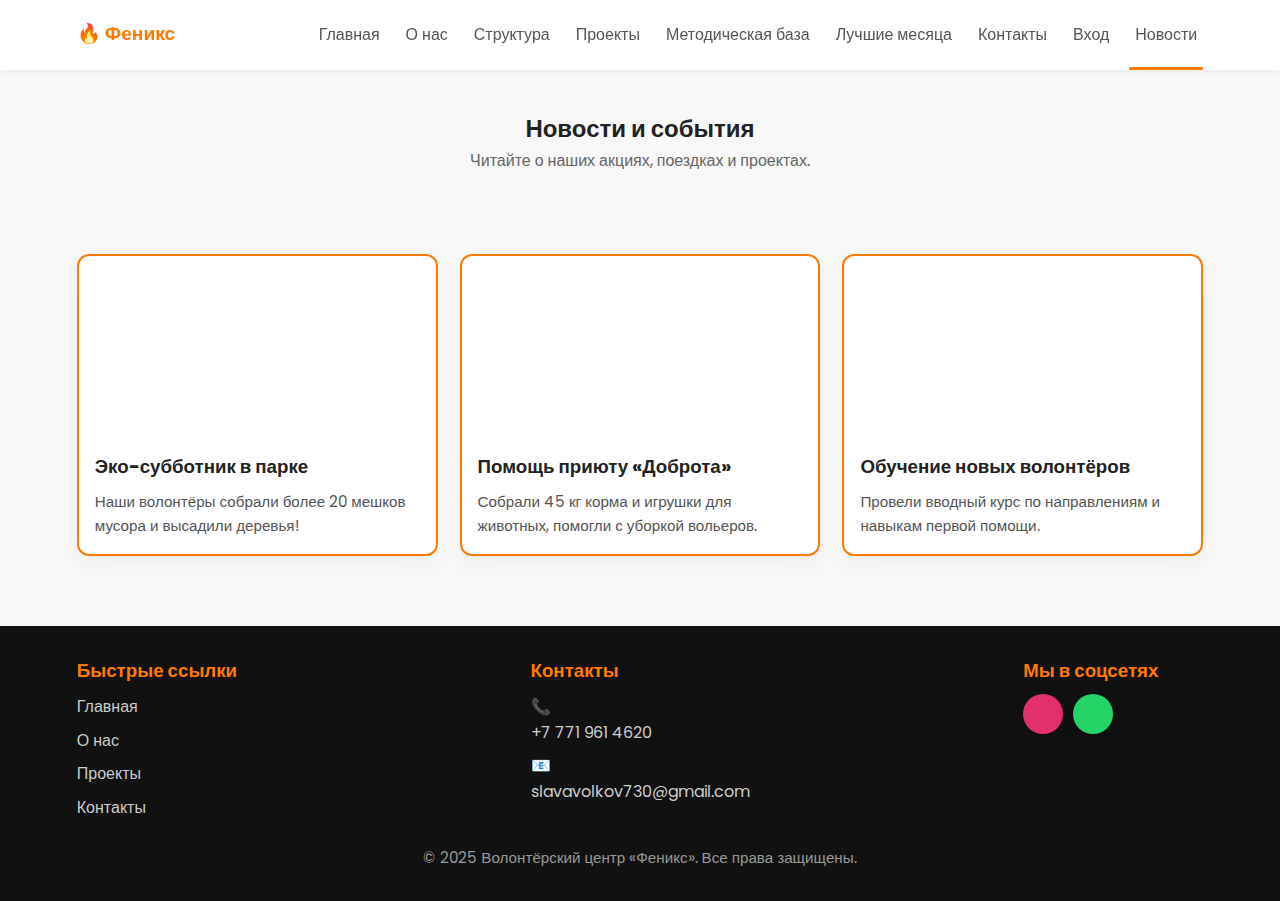
<file: news.html>
<!DOCTYPE html>
<html lang="ru">
<head>
  <meta charset="UTF-8">
  <meta name="viewport" content="width=device-width, initial-scale=1.0">
  <title>Новости — Феникс</title>
  <link rel="icon" href="favicon.ico" type="image/x-icon">
  <link rel="stylesheet" href="style.css">
  <style>
     header{position:sticky;top:0;z-index:100;background:#fff;display:flex;align-items:center;justify-content:space-between;padding:14px 6%;box-shadow:0 2px 8px rgba(0,0,0,0.06)}
    .logo{font-weight:700;color:#ff7a00;font-size:1.2rem;display:flex;align-items:center;gap:8px}
    .news-section {
      padding: 40px 6%;
      display: grid;
      grid-template-columns: repeat(auto-fit, minmax(280px, 1fr));
      gap: 22px;
    }
    .news-card {
      background: #fff;
      border: 2px solid #ff7a00;
      border-radius: 12px;
      overflow: hidden;
      box-shadow: 0 8px 20px rgba(0,0,0,0.04);
      transition: all .25s;
    }
    .news-card:hover {
      transform: translateY(-6px);
      background: #ff7a00;
      color: #fff;
    }
    .news-img {
      height: 180px;
      background-size: cover;
      background-position: center;
    }
    .news-content {
      padding: 16px;
    }
    .news-content h3 {
      margin-bottom: 8px;
    }
    .news-content p {
      font-size: 0.95rem;
      color: #555;
    }
    .news-card:hover p { color: #fff; }
  </style>
</head>
<body>
  <header>
    <div class="logo">🔥 Феникс</div>
    <nav>
      <a href="index.html">Главная</a>
      <a href="about.html">О нас</a>
      <a href="structure.html">Структура</a>
      <a href="projects.html">Проекты</a>
      <a href="methodology.html">Методическая база</a>
      <a href="best.html">Лучшие месяца</a>
      <a href="contacts.html">Контакты</a>
      <a href="login.html">Вход</a>
      <a href="news.html" class="active">Новости</a>
    </nav>
  </header>

  <section class="page-header">
    <h2>Новости и события</h2>
    <p>Читайте о наших акциях, поездках и проектах.</p>
  </section>

  <section class="news-section">
    <div class="news-card">
      <div class="news-img" style="background-image:url('https://via.placeholder.com/600x400?text=Субботник');"></div>
      <div class="news-content">
        <h3>Эко-субботник в парке</h3>
        <p>Наши волонтёры собрали более 20 мешков мусора и высадили деревья!</p>
      </div>
    </div>
    <div class="news-card">
      <div class="news-img" style="background-image:url('https://via.placeholder.com/600x400?text=Приют');"></div>
      <div class="news-content">
        <h3>Помощь приюту «Доброта»</h3>
        <p>Собрали 45 кг корма и игрушки для животных, помогли с уборкой вольеров.</p>
      </div>
    </div>
    <div class="news-card">
      <div class="news-img" style="background-image:url('https://via.placeholder.com/600x400?text=Обучение');"></div>
      <div class="news-content">
        <h3>Обучение новых волонтёров</h3>
        <p>Провели вводный курс по направлениям и навыкам первой помощи.</p>
      </div>
    </div>
  </section>

  <footer>
    <div class="footer-container">
      <div class="footer-section">
        <h3>Быстрые ссылки</h3>
        <a href="index.html">Главная</a>
        <a href="about.html">О нас</a>
        <a href="projects.html">Проекты</a>
        <a href="contacts.html">Контакты</a>
      </div>
      <div class="footer-section">
        <h3>Контакты</h3>
        <p>📞 <a href="tel:+77719614620">+7 771 961 4620</a></p>
        <p>📧 <a href="mailto:slavavolkov730@gmail.com">slavavolkov730@gmail.com</a></p>
      </div>
      <div class="footer-section">
        <h3>Мы в соцсетях</h3>
        <div class="socials">
          <a href="https://instagram.com/vc_feniks" target="_blank" class="social-icon instagram"></a>
          <a href="https://wa.me/77719614620" target="_blank" class="social-icon whatsapp"></a>
        </div>
      </div>
    </div>
    <p class="footer-bottom">© 2025 Волонтёрский центр «Феникс». Все права защищены.</p>
  </footer>

  <a href="#top" class="to-top">↑</a>
</body>
</html>
</file>
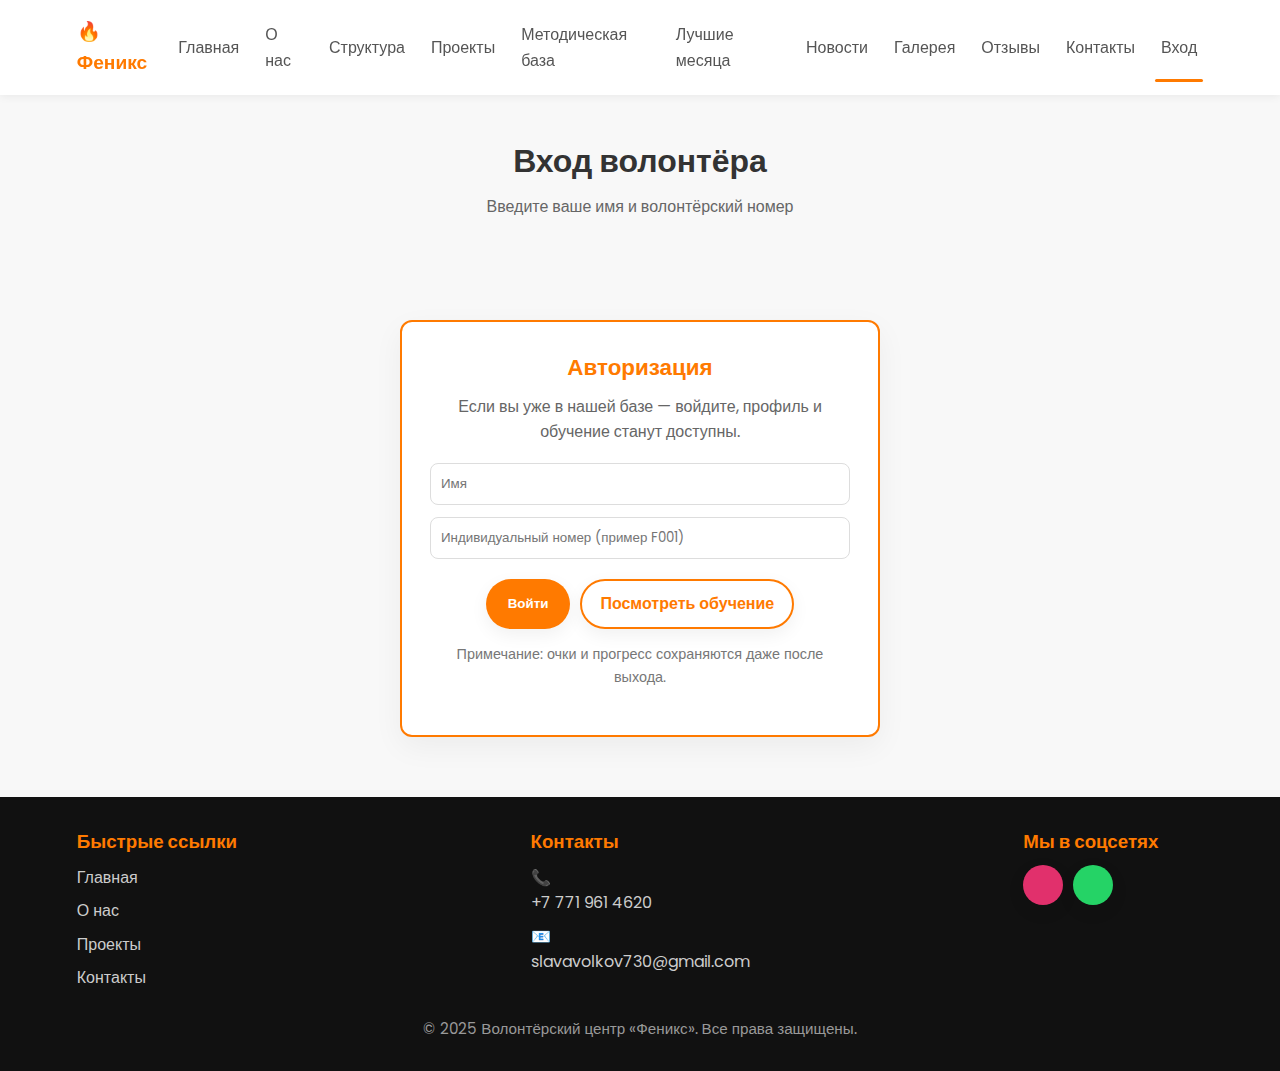
<file: profile.html>
<!DOCTYPE html>
<html lang="ru">
<head>
  <meta charset="utf-8" />
  <meta name="viewport" content="width=device-width,initial-scale=1" />
  <title>Феникс — Профиль</title>
  <link rel="icon" href="favicon.ico" type="image/x-icon">
  <style>
    /* === Тот же стиль (копия) === */
    @import url('https://fonts.googleapis.com/css2?family=Poppins:wght@300;400;600;700&display=swap');
    *{box-sizing:border-box;margin:0;padding:0}
    html{scroll-behavior:smooth}
    body{font-family:'Poppins',sans-serif;background:#f8f8f8;color:#222;line-height:1.6}
    a{color:inherit}
    header{position:sticky;top:0;z-index:100;background:#fff;display:flex;align-items:center;justify-content:space-between;padding:14px 6%;box-shadow:0 2px 8px rgba(0,0,0,0.06)}
    .logo{font-weight:700;color:#ff7a00;font-size:1.2rem;display:flex;align-items:center;gap:8px}
    nav{display:flex;gap:14px;align-items:center}
    nav a{color:#555;text-decoration:none;padding:8px 6px;border-radius:6px;position:relative;transition:color .25s}
    nav a:hover{color:#ff7a00}
    nav a.active::after{content:'';position:absolute;left:0;right:0;bottom:-8px;height:3px;background:#ff7a00;border-radius:4px;transform:translateY(6px);opacity:1}
    .page-header{text-align:center;padding:28px 6%;background:transparent}
    /* profile card */
    .profile-section{max-width:880px;margin:28px auto;background:#fff;border:2px solid #ff7a00;border-radius:12px;padding:20px;box-shadow:0 10px 30px rgba(0,0,0,0.05)}
    .profile-top{display:flex;gap:20px;align-items:center;flex-wrap:wrap}
    .avatar{width:110px;height:110px;border-radius:12px;background:#e9e9e9;background-image:url('https://via.placeholder.com/200x200?text=Аватар');background-size:cover;background-position:center;border:4px solid #fff;box-shadow:0 8px 20px rgba(0,0,0,0.06)}
    .profile-info{flex:1}
    .profile-info h2{color:#ff7a00;margin-bottom:6px}
    .level{font-weight:600;margin-bottom:8px}
    .xp-bar{width:100%;height:16px;background:#eee;border-radius:10px;overflow:hidden;margin-bottom:10px}
    .xp-fill{height:100%;background:linear-gradient(90deg,#ff7a00,#ffae42);width:0%;transition:width .5s}
    .stats{display:flex;gap:18px;margin-top:8px;flex-wrap:wrap}
    .stat{background:#fff;border:1px solid #eee;padding:10px;border-radius:10px;min-width:120px;text-align:center}
    .stat h4{margin-bottom:6px;color:#ff7a00}
    .controls{display:flex;gap:10px;margin-top:12px;flex-wrap:wrap}
    .btn-primary{display:inline-block;background:#ff7a00;color:#fff;padding:10px 18px;border-radius:999px;text-decoration:none;font-weight:600;transition:all .25s;border:none;cursor:pointer}
    .btn-primary:hover{background:#ffae42;transform:translateY(-3px)}
    /* footer */
    footer{background:#111;color:#eee;padding:30px 6%;margin-top:30px}
    .footer-container{display:flex;flex-wrap:wrap;gap:20px;justify-content:space-between}
    .footer-section{min-width:180px}
    .footer-section h3{color:#ff7a00;margin-bottom:8px}
    .footer-section a{display:block;color:#ccc;text-decoration:none;margin-bottom:8px;transition:color .2s}
    .footer-section a:hover{color:#fff}
    .socials{display:flex;gap:10px;margin-top:8px}
    .social-icon{width:40px;height:40px;border-radius:50%;display:inline-block;background-size:60% 60%;background-position:center;background-repeat:no-repeat;box-shadow:0 6px 18px rgba(0,0,0,0.08);transition:transform .18s,filter .18s}
    .social-icon:hover{transform:translateY(-4px);filter:brightness(1.05)}
    .social-icon.instagram{background-color:#E1306C;background-image:url('https://cdn-icons-png.flaticon.com/512/2111/2111463.png')}
    .social-icon.whatsapp{background-color:#25D366;background-image:url('https://cdn-icons-png.flaticon.com/512/2111/2111728.png')}
    .footer-bottom{text-align:center;color:#999;margin-top:18px;font-size:0.95rem}
    .to-top{position:fixed;right:22px;bottom:22px;background:#ff7a00;color:#fff;width:44px;height:44px;border-radius:50%;display:flex;align-items:center;justify-content:center;text-decoration:none;font-weight:700;box-shadow:0 8px 24px rgba(255,122,0,0.18);transition:transform .18s,opacity .2s;opacity:0;pointer-events:none}
    .to-top.show{opacity:1;pointer-events:auto;transform:translateY(-6px)} .to-top:hover{transform:translateY(-8px)}
    @media (max-width:900px){.profile-top{flex-direction:column;align-items:center}}
  </style>
</head>
<body>
  <header>
    <div class="logo">🔥 Феникс</div>
    <nav id="nav">
      <a href="index.html">Главная</a>
      <a href="about.html">О нас</a>
      <a href="structure.html">Структура</a>
      <a href="projects.html">Проекты</a>
      <a href="methodology.html">Методическая база</a>
      <a href="best.html">Лучшие месяца</a>
      <a href="news.html">Новости</a>
      <a href="gallery.html">Галерея</a>
      <a href="feedback.html">Отзывы</a>
      <a href="contacts.html">Контакты</a>
      <a href="login.html">Вход</a>
      <button id="logoutBtn" class="btn-primary" style="margin-left:12px;display:none" onclick="logout()">Выйти</button>
    </nav>
  </header>

  <section class="page-header">
    <h1>Профиль волонтёра</h1>
    <p>Здесь отображается ваш уровень, прогресс и общие очки.</p>
  </section>

  <section class="profile-section" id="profile">
    <div class="profile-top">
      <div class="avatar" id="avatar"></div>
      <div class="profile-info">
        <h2 id="profileName">Добро пожаловать</h2>
        <div class="level" id="levelText">Уровень 1</div>
        <div class="xp-bar"><div class="xp-fill" id="xpFill" style="width:0%"></div></div>
        <div class="xp-info" id="xpInfo" style="color:#666;margin-bottom:8px">0 / 50 очков</div>

        <div class="stats">
          <div class="stat">
            <h4>Очки</h4>
            <div id="xpStat">0</div>
          </div>
          <div class="stat">
            <h4>Проекты</h4>
            <div id="projectsStat">3</div>
          </div>
          <div class="stat">
            <h4>Уровень</h4>
            <div id="levelStat">1</div>
          </div>
        </div>

        <div class="controls">
          <a href="training.html" class="btn-primary">Перейти к обучению</a>
          <button class="btn-primary" onclick="logout()">Выйти</button>
        </div>
      </div>
    </div>
  </section>

  <footer>
    <div class="footer-container">
      <div class="footer-section">
        <h3>Быстрые ссылки</h3>
        <a href="index.html">Главная</a>
        <a href="about.html">О нас</a>
        <a href="projects.html">Проекты</a>
        <a href="contacts.html">Контакты</a>
      </div>
      <div class="footer-section">
        <h3>Контакты</h3>
        <p>📞 <a href="tel:+77719614620">+7 771 961 4620</a></p>
        <p>📧 <a href="mailto:slavavolkov730@gmail.com">slavavolkov730@gmail.com</a></p>
      </div>
      <div class="footer-section">
        <h3>Мы в соцсетях</h3>
        <div class="socials">
          <a href="https://instagram.com/vc_feniks" target="_blank" class="social-icon instagram" aria-label="Instagram"></a>
          <a href="https://wa.me/77719614620" target="_blank" class="social-icon whatsapp" aria-label="WhatsApp"></a>
        </div>
      </div>
    </div>
    <p class="footer-bottom">© 2025 Волонтёрский центр «Феникс». Все права защищены.</p>
  </footer>

  <a href="#top" class="to-top">↑</a>

<script>
  // Загрузка активного пользователя
  let user = JSON.parse(localStorage.getItem('feniks_user'));
  const logoutBtn = document.getElementById('logoutBtn');

  function showMessageAndRedirect(){
    alert('Чтобы смотреть профиль, сначала войдите. Перенаправляю на страницу входа.');
    window.location.href = 'login.html';
  }

  if(!user){
    // если нет активной сессии, но есть сохранённые аккаунты — можно предложить войти
    const anySaved = Object.keys(localStorage).some(k=>k.startsWith('feniks_'));
    if(anySaved){
      showMessageAndRedirect();
    } else {
      showMessageAndRedirect();
    }
  } else {
    // показываем профиль
    document.getElementById('profileName').textContent = 'Добро пожаловать, ' + user.name + '!';
    logoutBtn.style.display = 'inline-block';
    updateProfileUI();
  }

  function updateProfileUI(){
    // уровень: каждые 50 xp = +1 уровень (уровень = Math.floor(xp/50)+1)
    const xp = user.xp || 0;
    const level = Math.floor(xp / 50) + 1;
    const nextLevelXp = level * 50;
    const percent = ((xp % 50) / 50) * 100;
    document.getElementById('levelText').textContent = 'Уровень ' + level;
    document.getElementById('xpFill').style.width = percent + '%';
    document.getElementById('xpInfo').textContent = xp + ' / ' + nextLevelXp + ' очков';
    document.getElementById('xpStat').textContent = xp;
    document.getElementById('levelStat').textContent = level;
    // projectsStat — статический пример, можешь менять
    document.getElementById('projectsStat').textContent = 3;
    // сохраняем состояние в локал
    localStorage.setItem('feniks_' + user.id, JSON.stringify(user));
    localStorage.setItem('feniks_user', JSON.stringify(user));
  }

  function logout(){
    localStorage.removeItem('feniks_user');
    // не удаляем feniks_<id>
    window.location.href = 'login.html';
  }

  // удобство: обновлять UI если кто-то из других вкладок изменил данные
  window.addEventListener('storage', (e)=>{
    if(e.key === 'feniks_user'){
      user = JSON.parse(localStorage.getItem('feniks_user'));
      if(user) updateProfileUI();
    }
  });

  // to-top
  const toTop = document.querySelector('.to-top');
  window.addEventListener('scroll', () => {
    if (window.scrollY > 300) toTop.classList.add('show');
    else toTop.classList.remove('show');
  });
</script>
</body>
</html>
</file>
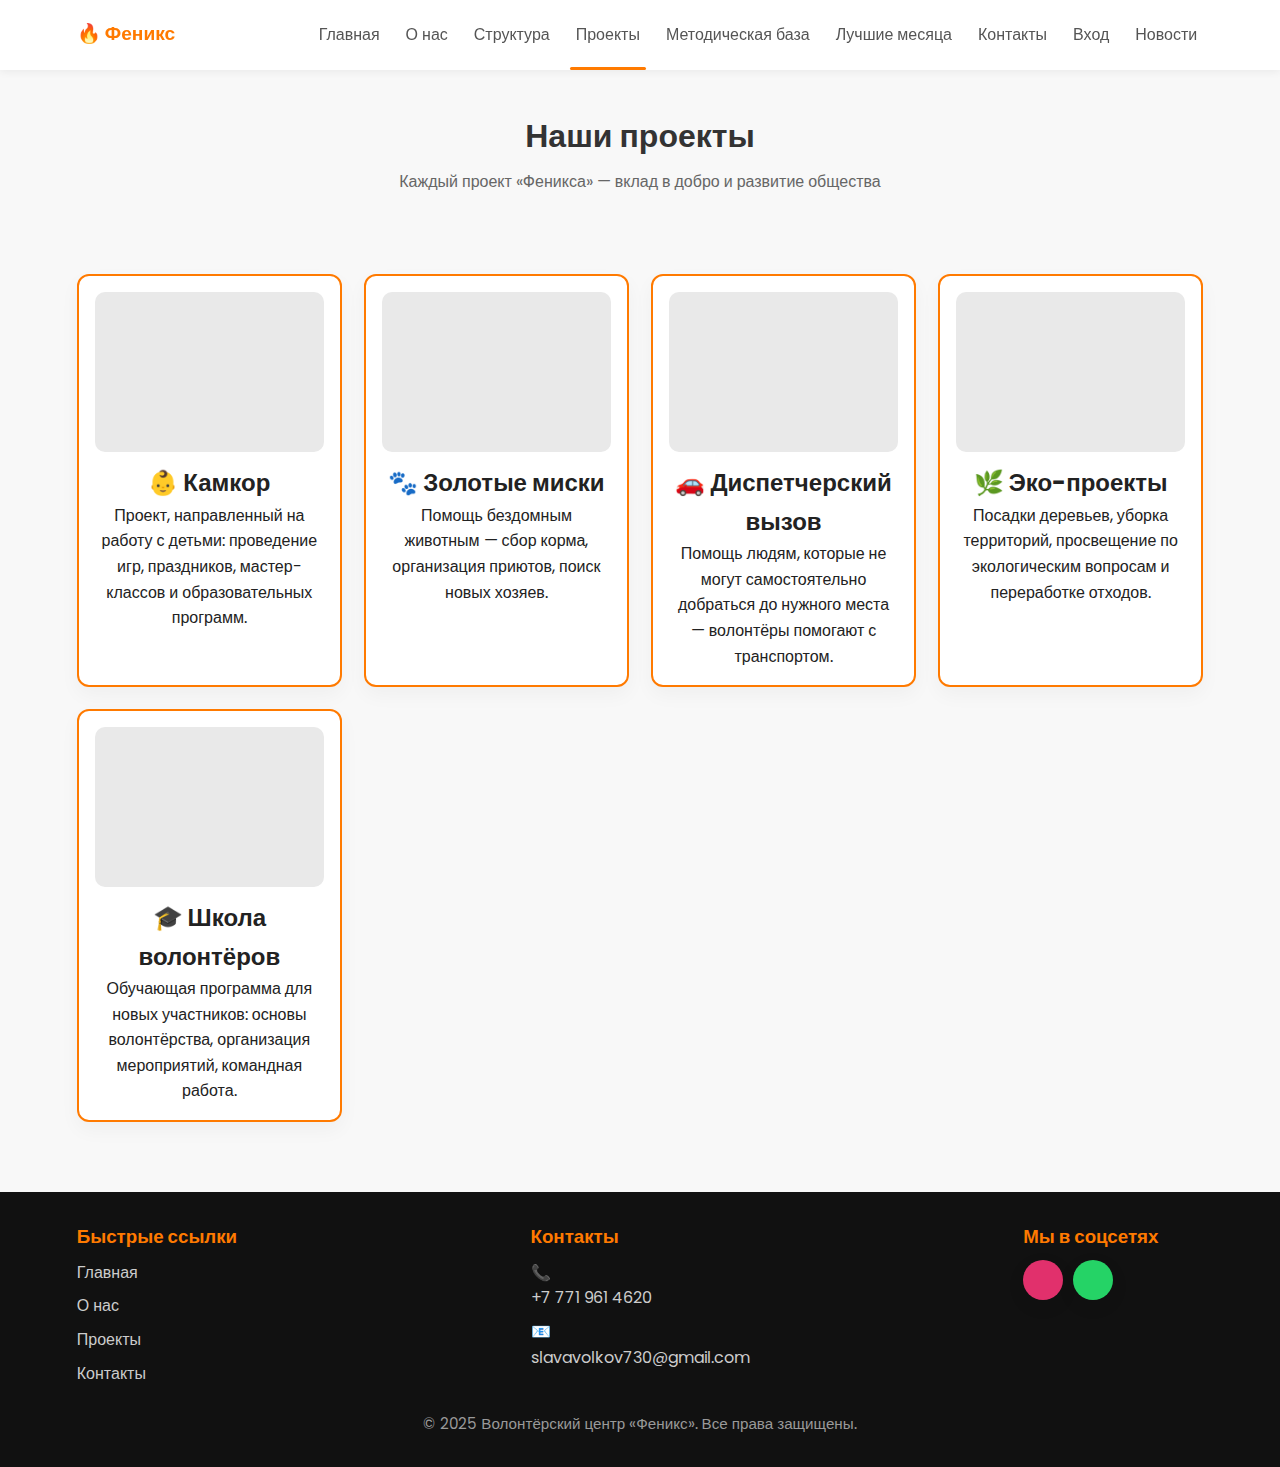
<file: projects.html>
<!DOCTYPE html>
<html lang="ru">
<head>
  <meta charset="UTF-8">
  <meta name="viewport" content="width=device-width, initial-scale=1.0">
  <title>Феникс — Проекты</title>
  <link rel="stylesheet" href="style.css">
  <link rel="icon" href="favicon.ico" type="image/x-icon">
</head>
<body>
  <header>
    <div class="logo">🔥 Феникс</div>
    <nav>
      <a href="index.html">Главная</a>
      <a href="about.html">О нас</a>
      <a href="structure.html">Структура</a>
      <a href="projects.html" class="active">Проекты</a>
      <a href="methodology.html">Методическая база</a>
      <a href="best.html">Лучшие месяца</a>
      <a href="contacts.html">Контакты</a>
      <a href="login.html">Вход</a>
      <a href="news.html">Новости</a>
    </nav>
  </header>

  <section class="page-header">
    <h1>Наши проекты</h1>
    <p>Каждый проект «Феникса» — вклад в добро и развитие общества</p>
  </section>

  <section class="projects">
    <div class="project-card">
      <div class="project-img" style="background-image:url('https://via.placeholder.com/600x400?text=Камкор');"></div>
      <h2>👶 Камкор</h2>
      <p>Проект, направленный на работу с детьми: проведение игр, праздников, мастер-классов и образовательных программ.</p>
    </div>

    <div class="project-card">
      <div class="project-img" style="background-image:url('https://via.placeholder.com/600x400?text=Золотые+миски');"></div>
      <h2>🐾 Золотые миски</h2>
      <p>Помощь бездомным животным — сбор корма, организация приютов, поиск новых хозяев.</p>
    </div>

    <div class="project-card">
      <div class="project-img" style="background-image:url('https://via.placeholder.com/600x400?text=Диспетчерский+вызов');"></div>
      <h2>🚗 Диспетчерский вызов</h2>
      <p>Помощь людям, которые не могут самостоятельно добраться до нужного места — волонтёры помогают с транспортом.</p>
    </div>

    <div class="project-card">
      <div class="project-img" style="background-image:url('https://via.placeholder.com/600x400?text=Эко+проекты');"></div>
      <h2>🌿 Эко-проекты</h2>
      <p>Посадки деревьев, уборка территорий, просвещение по экологическим вопросам и переработке отходов.</p>
    </div>

    <div class="project-card">
      <div class="project-img" style="background-image:url('https://via.placeholder.com/600x400?text=Школа+волонтёров');"></div>
      <h2>🎓 Школа волонтёров</h2>
      <p>Обучающая программа для новых участников: основы волонтёрства, организация мероприятий, командная работа.</p>
    </section>

  <footer>
    <div class="footer-container">
      <div class="footer-section">
        <h3>Быстрые ссылки</h3>
        <a href="index.html">Главная</a>
        <a href="about.html">О нас</a>
        <a href="projects.html">Проекты</a>
        <a href="contacts.html">Контакты</a>
      </div>
      <div class="footer-section">
        <h3>Контакты</h3>
        <p>📞 <a href="tel:+77719614620">+7 771 961 4620</a></p>
        <p>📧 <a href="mailto:slavavolkov730@gmail.com">slavavolkov730@gmail.com</a></p>
      </div>
      <div class="footer-section">
        <h3>Мы в соцсетях</h3>
        <div class="socials">
          <a href="https://instagram.com/vc_feniks" target="_blank" class="social-icon instagram" aria-label="Instagram"></a>
          <a href="https://wa.me/77719614620" target="_blank" class="social-icon whatsapp" aria-label="WhatsApp"></a>
        </div>
      </div>
    </div>
    <p class="footer-bottom">© 2025 Волонтёрский центр «Феникс». Все права защищены.</p>
  </footer>

  <a href="#top" class="to-top">↑</a>
</body>
</html>
</file>
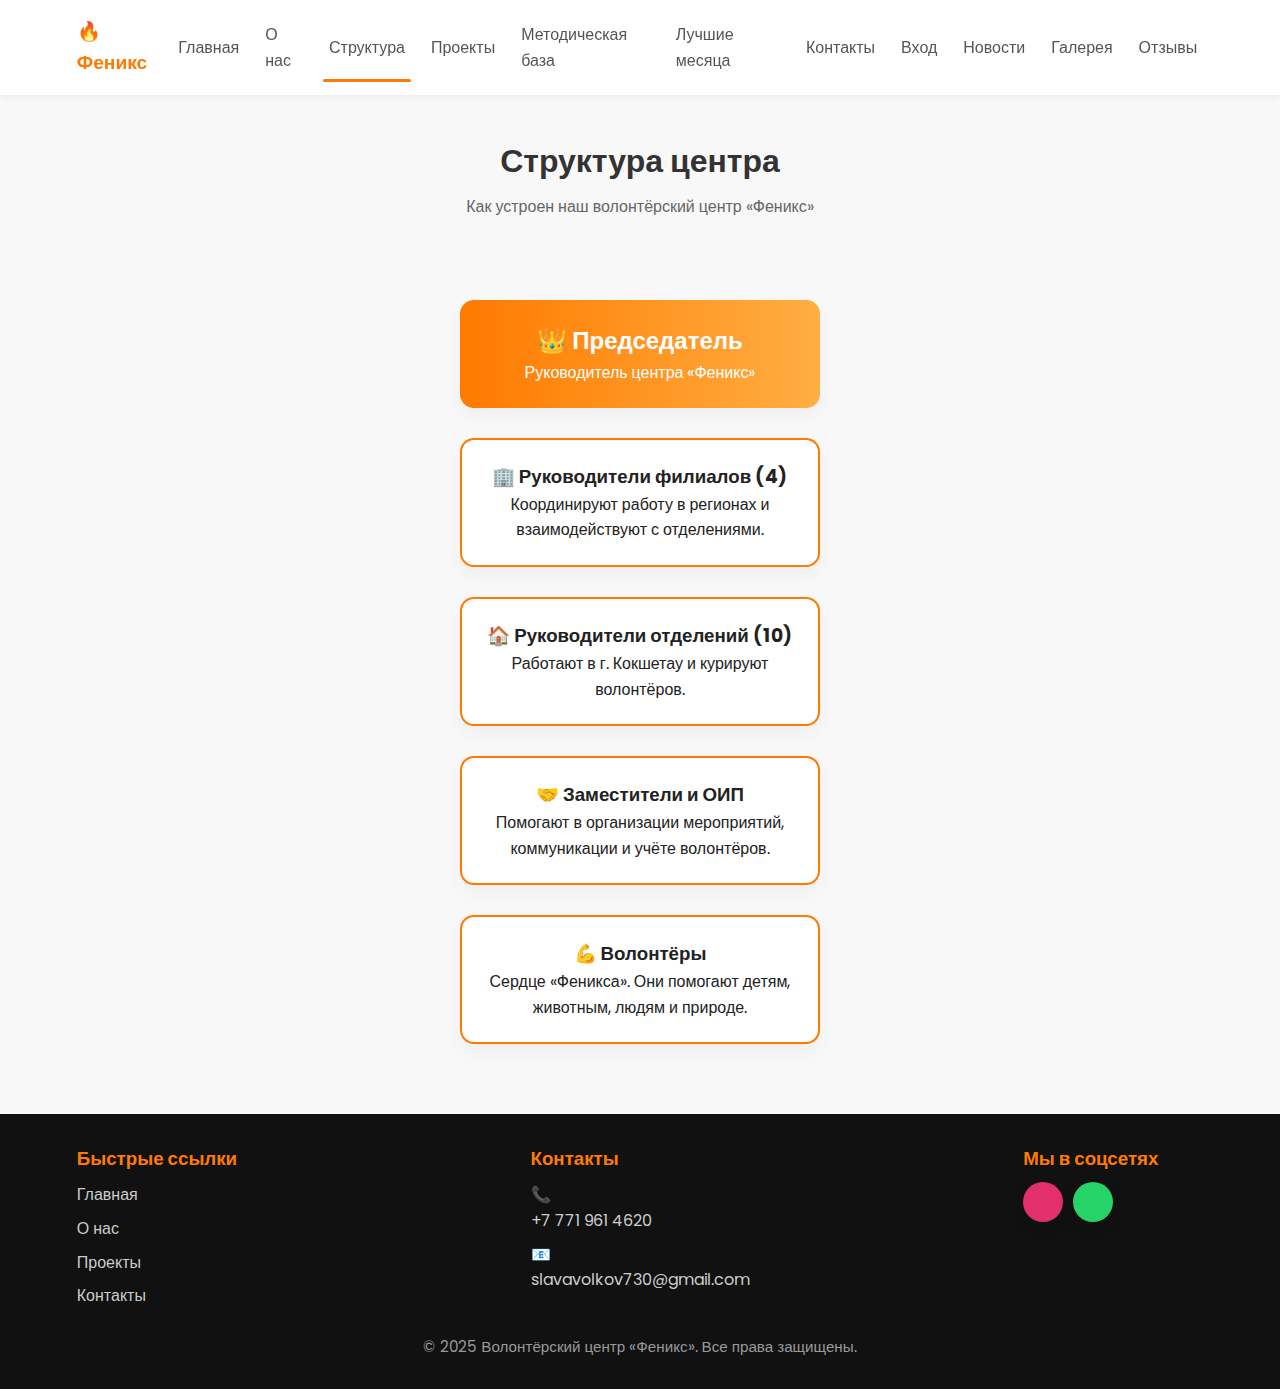
<file: structure.html>
<!DOCTYPE html>
<html lang="ru">
<head>
  <meta charset="UTF-8">
  <meta name="viewport" content="width=device-width, initial-scale=1.0">
  <title>Феникс — Структура</title>
  <link rel="stylesheet" href="style.css">
  <link rel="icon" href="favicon.ico" type="image/x-icon">
</head>
<body>
  <header>
    <div class="logo">🔥 Феникс</div>
    <nav>
      <a href="index.html">Главная</a>
      <a href="about.html">О нас</a>
      <a href="structure.html" class="active">Структура</a>
      <a href="projects.html">Проекты</a>
      <a href="methodology.html">Методическая база</a>
      <a href="best.html">Лучшие месяца</a>
      <a href="contacts.html">Контакты</a>
      <a href="login.html">Вход</a>
      <a href="news.html">Новости</a>
      <a href="gallery.html">Галерея</a>
      <a href="feedback.html">Отзывы</a>
    </nav>
  </header>

  <section class="page-header">
    <h1>Структура центра</h1>
    <p>Как устроен наш волонтёрский центр «Феникс»</p>
  </section>

  <section class="structure">
    <div class="structure-card main">
      <h2>👑 Председатель</h2>
      <p>Руководитель центра «Феникс»</p>
    </div>

    <div class="structure-card">
      <h3>🏢 Руководители филиалов (4)</h3>
      <p>Координируют работу в регионах и взаимодействуют с отделениями.</p>
    </div>

    <div class="structure-card">
      <h3>🏠 Руководители отделений (10)</h3>
      <p>Работают в г. Кокшетау и курируют волонтёров.</p>
    </div>

    <div class="structure-card">
      <h3>🤝 Заместители и ОИП</h3>
      <p>Помогают в организации мероприятий, коммуникации и учёте волонтёров.</p>
    </div>

    <div class="structure-card">
      <h3>💪 Волонтёры</h3>
      <p>Сердце «Феникса». Они помогают детям, животным, людям и природе.</p>
    </div>
  </section>

  <footer>
    <div class="footer-container">
      <div class="footer-section">
        <h3>Быстрые ссылки</h3>
        <a href="index.html">Главная</a>
        <a href="about.html">О нас</a>
        <a href="projects.html">Проекты</a>
        <a href="contacts.html">Контакты</a>
      </div>
      <div class="footer-section">
        <h3>Контакты</h3>
        <p>📞 <a href="tel:+77719614620">+7 771 961 4620</a></p>
        <p>📧 <a href="mailto:slavavolkov730@gmail.com">slavavolkov730@gmail.com</a></p>
      </div>
      <div class="footer-section">
        <h3>Мы в соцсетях</h3>
        <div class="socials">
          <a href="https://instagram.com/vc_feniks" target="_blank" class="social-icon instagram" aria-label="Instagram"></a>
          <a href="https://wa.me/77719614620" target="_blank" class="social-icon whatsapp" aria-label="WhatsApp"></a>
        </div>
      </div>
    </div>
    <p class="footer-bottom">© 2025 Волонтёрский центр «Феникс». Все права защищены.</p>
  </footer>

  <a href="#top" class="to-top">↑</a>
</body>
</html>
</file>
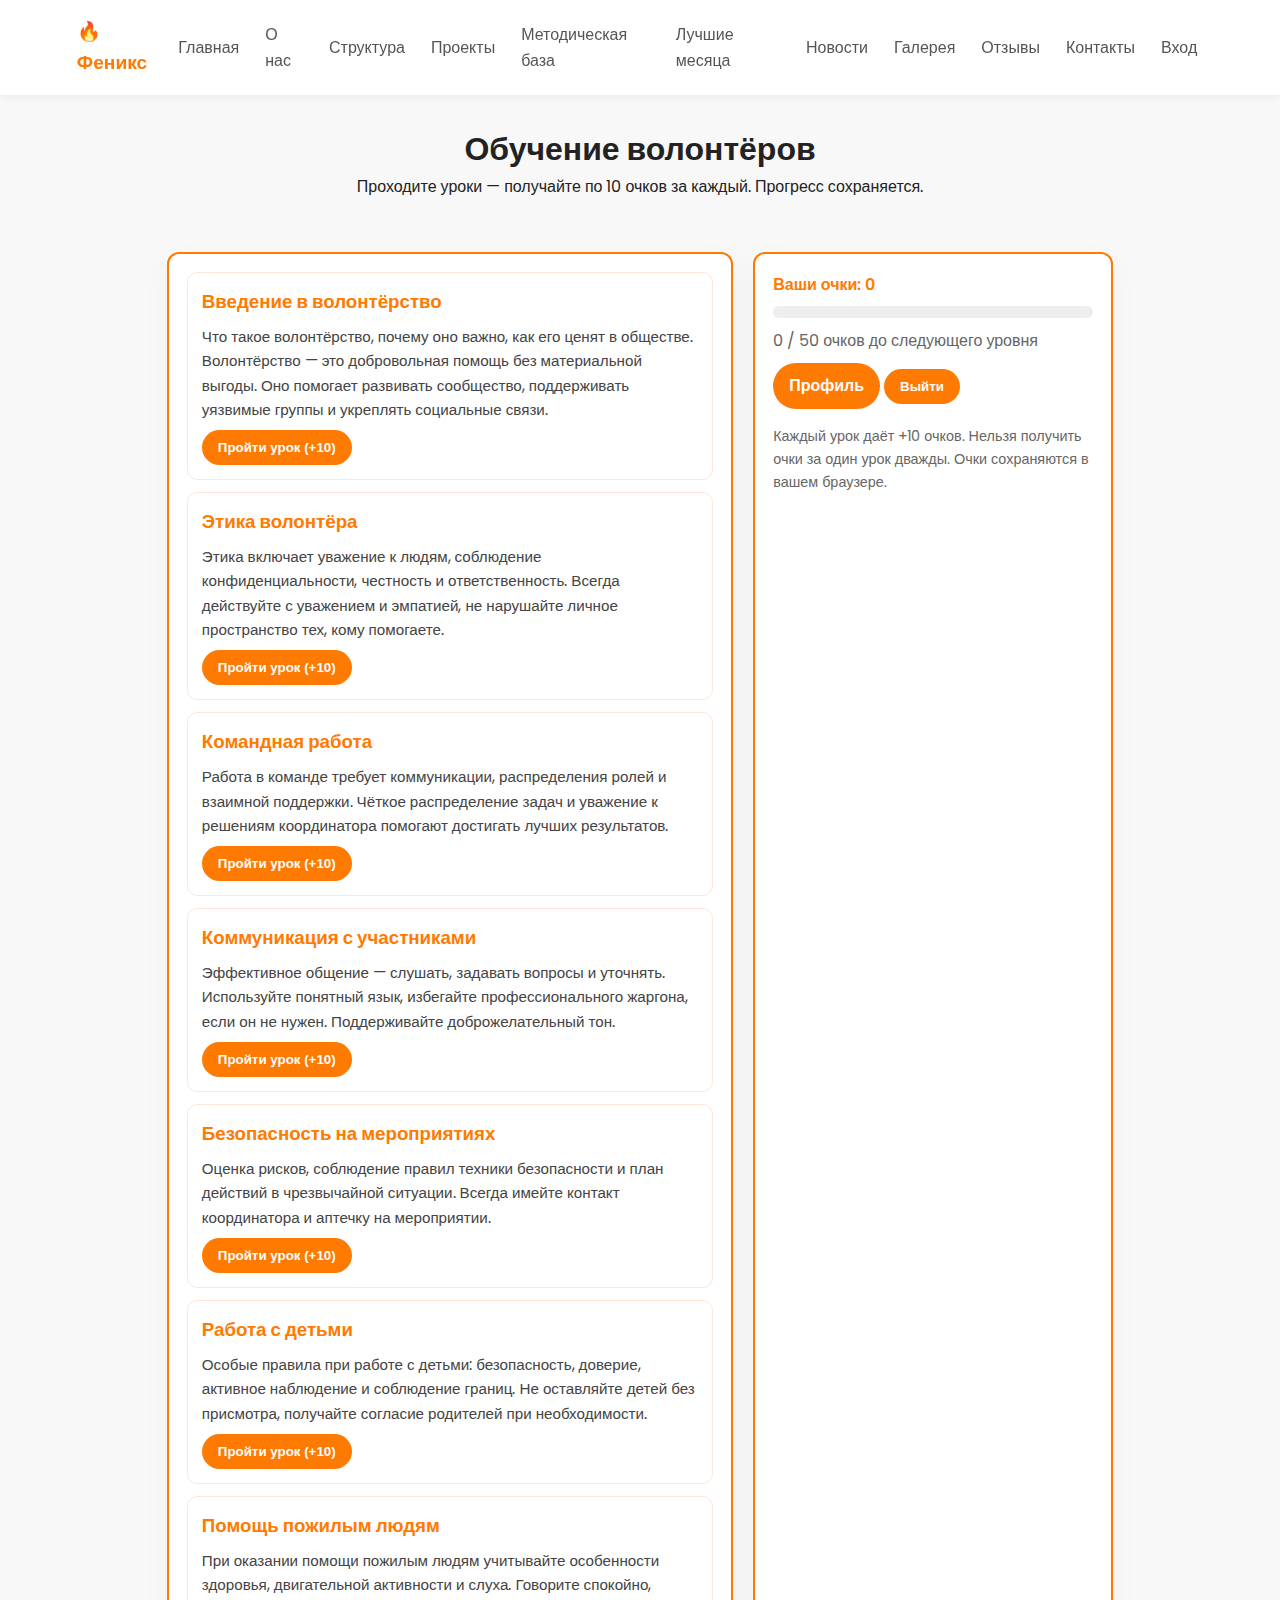
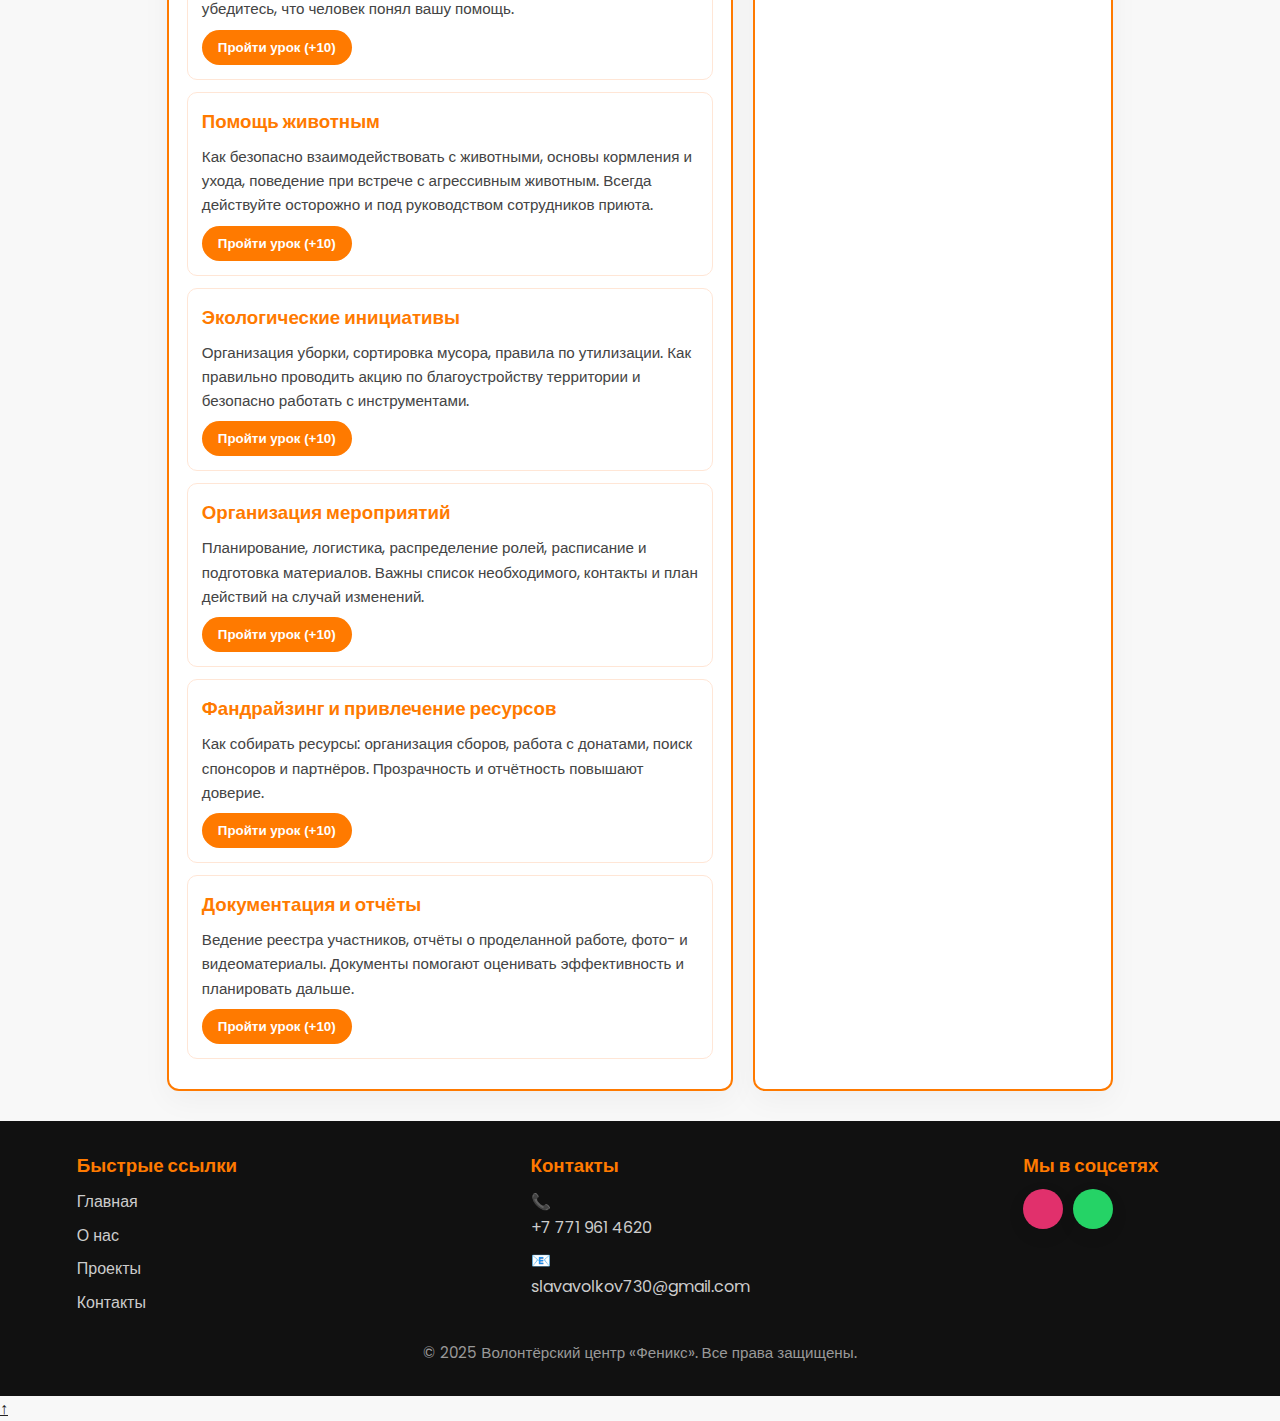
<file: training.html>
<!DOCTYPE html>
<html lang="ru">
<head>
  <meta charset="utf-8" />
  <meta name="viewport" content="width=device-width,initial-scale=1" />
  <title>Феникс — Обучение</title>
  <link rel="icon" href="favicon.ico" type="image/x-icon">
  <style>
    /* === СТИЛЬ — точь в точь === */
    @import url('https://fonts.googleapis.com/css2?family=Poppins:wght@300;400;600;700&display=swap');
    *{box-sizing:border-box;margin:0;padding:0}
    html{scroll-behavior:smooth}
    body{font-family:'Poppins',sans-serif;background:#f8f8f8;color:#222;line-height:1.6}
    a{color:inherit}
    header{position:sticky;top:0;z-index:100;background:#fff;display:flex;align-items:center;justify-content:space-between;padding:14px 6%;box-shadow:0 2px 8px rgba(0,0,0,0.06)}
    .logo{font-weight:700;color:#ff7a00;font-size:1.2rem;display:flex;align-items:center;gap:8px}
    nav{display:flex;gap:14px;align-items:center}
    nav a{color:#555;text-decoration:none;padding:8px 6px;border-radius:6px;position:relative;transition:color .25s}
    nav a:hover{color:#ff7a00}
    nav a.active::after{content:'';position:absolute;left:0;right:0;bottom:-8px;height:3px;background:#ff7a00;border-radius:4px;transform:translateY(6px);opacity:1}
    .page-header{text-align:center;padding:28px 6%;background:transparent}
    /* lessons */
    .training-wrap{max-width:1100px;margin:24px auto;padding:0 6%}
    .training-grid{display:grid;grid-template-columns:1fr 360px;gap:20px}
    .lessons{background:#fff;border:2px solid #ff7a00;border-radius:12px;padding:18px;box-shadow:0 10px 30px rgba(0,0,0,0.04)}
    .lesson-item{border-radius:10px;padding:14px;border:1px solid #ffe6d6;margin-bottom:12px;transition:all .18s}
    .lesson-item h3{color:#ff7a00;margin-bottom:8px}
    .lesson-item p{color:#444;font-size:0.95rem;margin-bottom:8px}
    .lesson-actions{display:flex;gap:8px;align-items:center}
    .btn-primary{display:inline-block;background:#ff7a00;color:#fff;padding:10px 16px;border-radius:999px;text-decoration:none;font-weight:600;transition:all .25s;border:none;cursor:pointer}
    .btn-primary:hover{background:#ffae42;transform:translateY(-3px)}
    .sidebar{background:#fff;border:2px solid #ff7a00;border-radius:12px;padding:18px;box-shadow:0 10px 30px rgba(0,0,0,0.04);height:100%}
    .xp-box{font-weight:600;color:#ff7a00;margin-bottom:8px}
    .xp-bar{width:100%;height:12px;background:#eee;border-radius:10px;overflow:hidden;margin-bottom:10px}
    .xp-fill{height:100%;background:linear-gradient(90deg,#ff7a00,#ffae42);width:0%;transition:width .4s}
    .note{font-size:0.9rem;color:#666;margin-top:8px}
    /* footer */
    footer{background:#111;color:#eee;padding:30px 6%;margin-top:30px}
    .footer-container{display:flex;flex-wrap:wrap;gap:20px;justify-content:space-between}
    .footer-section{min-width:180px}
    .footer-section h3{color:#ff7a00;margin-bottom:8px}
    .footer-section a{display:block;color:#ccc;text-decoration:none;margin-bottom:8px;transition:color .2s}
    .footer-section a:hover{color:#fff}
    .socials{display:flex;gap:10px;margin-top:8px}
    .social-icon{width:40px;height:40px;border-radius:50%;display:inline-block;background-size:60% 60%;background-position:center;background-repeat:no-repeat;box-shadow:0 6px 18px rgba(0,0,0,0.08);transition:transform .18s,filter .18s}
    .social-icon:hover{transform:translateY(-4px);filter:brightness(1.05)}
    .social-icon.instagram{background-color:#E1306C;background-image:url('https://cdn-icons-png.flaticon.com/512/2111/2111463.png')}
    .social-icon.whatsapp{background-color:#25D366;background-image:url('https://cdn-icons-png.flaticon.com/512/2111/2111728.png')}
    .footer-bottom{text-align:center;color:#999;margin-top:18px;font-size:0.95rem}
    @media (max-width:900px){.training-grid{grid-template-columns:1fr}} 
  </style>
</head>
<body>
  <header>
    <div class="logo">🔥 Феникс</div>
    <nav>
      <a href="index.html">Главная</a>
      <a href="about.html">О нас</a>
      <a href="structure.html">Структура</a>
      <a href="projects.html">Проекты</a>
      <a href="methodology.html">Методическая база</a>
      <a href="best.html">Лучшие месяца</a>
      <a href="news.html">Новости</a>
      <a href="gallery.html">Галерея</a>
      <a href="feedback.html">Отзывы</a>
      <a href="contacts.html">Контакты</a>
      <a href="login.html">Вход</a>
      <button id="logoutBtn" class="btn-primary" style="margin-left:12px;display:none" onclick="logout()">Выйти</button>
    </nav>
  </header>

  <section class="page-header">
    <h1>Обучение волонтёров</h1>
    <p>Проходите уроки — получайте по 10 очков за каждый. Прогресс сохраняется.</p>
  </section>

  <section class="training-wrap">
    <div class="training-grid">
      <div class="lessons" id="lessonsCol">
        <!-- Здесь будут уроки -->
      </div>

      <aside class="sidebar">
        <div class="xp-box">Ваши очки: <span id="xpVal">0</span></div>
        <div class="xp-bar"><div id="xpFill" class="xp-fill" style="width:0%"></div></div>
        <div id="xpInfo" style="color:#666;margin-bottom:10px">0 / 50 очков до следующего уровня</div>
        <div style="margin-top:8px">
          <a href="profile.html" class="btn-primary" style="display:inline-block;margin-bottom:8px">Профиль</a>
          <button class="btn-primary" onclick="logout()" style="display:inline-block">Выйти</button>
        </div>
        <p class="note">Каждый урок даёт +10 очков. Нельзя получить очки за один урок дважды. Очки сохраняются в вашем браузере.</p>
      </aside>
    </div>
  </section>

  <footer>
    <div class="footer-container">
      <div class="footer-section">
        <h3>Быстрые ссылки</h3>
        <a href="index.html">Главная</a>
        <a href="about.html">О нас</a>
        <a href="projects.html">Проекты</a>
        <a href="contacts.html">Контакты</a>
      </div>
      <div class="footer-section">
        <h3>Контакты</h3>
        <p>📞 <a href="tel:+77719614620">+7 771 961 4620</a></p>
        <p>📧 <a href="mailto:slavavolkov730@gmail.com">slavavolkov730@gmail.com</a></p>
      </div>
      <div class="footer-section">
        <h3>Мы в соцсетях</h3>
        <div class="socials">
          <a href="https://instagram.com/vc_feniks" target="_blank" class="social-icon instagram" aria-label="Instagram"></a>
          <a href="https://wa.me/77719614620" target="_blank" class="social-icon whatsapp" aria-label="WhatsApp"></a>
        </div>
      </div>
    </div>
    <p class="footer-bottom">© 2025 Волонтёрский центр «Феникс». Все права защищены.</p>
  </footer>

  <a href="#top" class="to-top">↑</a>

<script>
  // Список уроков — наполненный информацией (много тем)
  const lessons = [
    {
      title: 'Введение в волонтёрство',
      text: `Что такое волонтёрство, почему оно важно, как его ценят в обществе. Волонтёрство — это добровольная помощь без материальной выгоды. Оно помогает развивать сообщество, поддерживать уязвимые группы и укреплять социальные связи.`
    },
    {
      title: 'Этика волонтёра',
      text: `Этика включает уважение к людям, соблюдение конфиденциальности, честность и ответственность. Всегда действуйте с уважением и эмпатией, не нарушайте личное пространство тех, кому помогаете.`
    },
    {
      title: 'Командная работа',
      text: `Работа в команде требует коммуникации, распределения ролей и взаимной поддержки. Чёткое распределение задач и уважение к решениям координатора помогают достигать лучших результатов.`
    },
    {
      title: 'Коммуникация с участниками',
      text: `Эффективное общение — слушать, задавать вопросы и уточнять. Используйте понятный язык, избегайте профессионального жаргона, если он не нужен. Поддерживайте доброжелательный тон.`
    },
    {
      title: 'Безопасность на мероприятиях',
      text: `Оценка рисков, соблюдение правил техники безопасности и план действий в чрезвычайной ситуации. Всегда имейте контакт координатора и аптечку на мероприятии.`
    },
    {
      title: 'Работа с детьми',
      text: `Особые правила при работе с детьми: безопасность, доверие, активное наблюдение и соблюдение границ. Не оставляйте детей без присмотра, получайте согласие родителей при необходимости.`
    },
    {
      title: 'Помощь пожилым людям',
      text: `При оказании помощи пожилым людям учитывайте особенности здоровья, двигательной активности и слуха. Говорите спокойно, убедитесь, что человек понял вашу помощь.`
    },
    {
      title: 'Помощь животным',
      text: `Как безопасно взаимодействовать с животными, основы кормления и ухода, поведение при встрече с агрессивным животным. Всегда действуйте осторожно и под руководством сотрудников приюта.`
    },
    {
      title: 'Экологические инициативы',
      text: `Организация уборки, сортировка мусора, правила по утилизации. Как правильно проводить акцию по благоустройству территории и безопасно работать с инструментами.`
    },
    {
      title: 'Организация мероприятий',
      text: `Планирование, логистика, распределение ролей, расписание и подготовка материалов. Важны список необходимого, контакты и план действий на случай изменений.`
    },
    {
      title: 'Фандрайзинг и привлечение ресурсов',
      text: `Как собирать ресурсы: организация сборов, работа с донатами, поиск спонсоров и партнёров. Прозрачность и отчётность повышают доверие.`
    },
    {
      title: 'Документация и отчёты',
      text: `Ведение реестра участников, отчёты о проделанной работе, фото- и видеоматериалы. Документы помогают оценивать эффективность и планировать дальше.`
    }
  ];

  let user = JSON.parse(localStorage.getItem('feniks_user'));
  const logoutBtn = document.getElementById('logoutBtn');

  function ensureUser(){
    if(!user){
      // если нет активной сессии — ищем сохранённые аккаунты. Если есть, предложим войти.
      const anySaved = Object.keys(localStorage).some(k=>k.startsWith('feniks_'));
      if(!anySaved){
        alert('Чтобы проходить обучение и получать очки, войдите через страницу Вход.');
      } else {
        alert('Войдите через страницу Вход, чтобы получать очки. Вы можете просматривать уроки в режиме просмотра.');
      }
    } else {
      logoutBtn.style.display = 'inline-block';
    }
  }
  ensureUser();

  // рендер уроков
  const lessonsCol = document.getElementById('lessonsCol');
  const xpVal = document.getElementById('xpVal');
  const xpFill = document.getElementById('xpFill');
  const xpInfo = document.getElementById('xpInfo');

  function renderLessons(){
    lessonsCol.innerHTML = '';
    lessons.forEach((ls, idx) => {
      const div = document.createElement('div');
      div.className = 'lesson-item';
      div.innerHTML = `<h3>${ls.title}</h3>
                       <p>${ls.text}</p>
                       <div class="lesson-actions">
                         <button class="btn-primary" id="btn_${idx}">Пройти урок (+10)</button>
                         <div id="status_${idx}" style="color:#666;font-size:0.95rem;margin-left:8px"></div>
                       </div>`;
      lessonsCol.appendChild(div);

      // если пользователь уже проходил урок — блокируем кнопку
      const doneKey = getLessonKey(idx);
      if(localStorage.getItem(doneKey)){
        const btn = div.querySelector(`#btn_${idx}`);
        btn.textContent = 'Урок пройден';
        btn.disabled = true;
        btn.style.opacity = 0.8;
        document.getElementById(`status_${idx}`).textContent = 'Вы уже получили очки за этот урок.';
      }

      // привязка события
      div.querySelector(`#btn_${idx}`).addEventListener('click', ()=>{
        completeLesson(idx);
      });
    });
  }

  function getLessonKey(idx){
    // ключ уникален для пользователя; если нет user — ключ просто 'anonymous_*' (не начислим очки)
    const uid = user ? user.id : 'anonymous';
    return `feniks_lesson_${uid}_${idx}`;
  }

  function completeLesson(idx){
    if(!user){
      alert('Войдите в систему, чтобы получить очки.');
      window.location.href = 'login.html';
      return;
    }
    const key = getLessonKey(idx);
    if(localStorage.getItem(key)){
      alert('Вы уже проходили этот урок.');
      return;
    }
    // начисляем 10 очков
    user.xp = (user.xp || 0) + 10;
    localStorage.setItem('feniks_' + user.id, JSON.stringify(user));
    localStorage.setItem('feniks_user', JSON.stringify(user));
    localStorage.setItem(key, 'done');
    updateSidebar();
    renderLessons();
  }

  function updateSidebar(){
    if(!user) return;
    const xp = user.xp || 0;
    xpVal.textContent = xp;
    const level = Math.floor(xp/50)+1;
    const nextLevelXp = level*50;
    const percent = ((xp % 50)/50)*100;
    xpFill.style.width = percent + '%';
    xpInfo.textContent = xp + ' / ' + nextLevelXp + ' очков';
  }

  // Инициализация
  renderLessons();
  updateSidebar();

  function logout(){
    localStorage.removeItem('feniks_user');
    // сохраняем feniks_<id>
    window.location.href = 'login.html';
  }

  // слушаем изменения в localStorage (например из другой вкладки)
  window.addEventListener('storage', (e)=>{
    if(e.key && e.key.startsWith('feniks_')){
      user = JSON.parse(localStorage.getItem('feniks_user'));
      updateSidebar();
      renderLessons();
    }
  });

  // to-top
  const toTop = document.querySelector('.to-top');
  window.addEventListener('scroll', () => {
    if (window.scrollY > 300) toTop.classList.add('show');
    else toTop.classList.remove('show');
  });
</script>
</body>
</html>
</file>
<file: style.css>
@import url('https://fonts.googleapis.com/css2?family=Poppins:wght@300;400;600;700&display=swap');
*{box-sizing:border-box;margin:0;padding:0}
html{scroll-behavior:smooth}
body{font-family:'Poppins',sans-serif;background:#f8f8f8;color:#222;line-height:1.6}
a{color:inherit}
header{position:sticky;top:0;z-index:100;background:#fff;display:flex;align-items:center;justify-content:space-between;padding:14px 6%;box-shadow:0 2px 8px rgba(0,0,0,0.06)}
.logo{font-weight:700;color:#ff7a00;font-size:1.2rem;display:flex;align-items:center;gap:8px}
nav{display:flex;gap:14px;align-items:center}
nav a{color:#555;text-decoration:none;padding:8px 6px;border-radius:6px;position:relative;transition:color .25s}
nav a:hover{color:#ff7a00}
nav a.active::after{content:'';position:absolute;left:0;right:0;bottom:-8px;height:3px;background:#ff7a00;border-radius:4px;transform:translateY(6px);opacity:1}
.page-header{text-align:center;padding:40px 6%;background:transparent}
.page-header h1{font-size:2rem;color:#333;margin-bottom:8px}
.page-header p{color:#666}
/* HERO on index */
.hero{background:linear-gradient(135deg,#ff7a00 0%,#ffae42 100%);color:#fff;padding:80px 6% 60px;border-radius:12px;margin:20px 6%;box-shadow:0 10px 30px rgba(255,122,0,0.12);overflow:hidden}
.hero .hero-content{max-width:900px;margin:0 auto;text-align:center}
.hero h1{font-size:2.2rem;margin-bottom:10px}
.hero p{opacity:0.95;margin-bottom:18px}
.btn{display:inline-block;background:#fff;color:#ff7a00;padding:12px 22px;border-radius:999px;text-decoration:none;font-weight:600;transition:all .25s;box-shadow:0 6px 18px rgba(0,0,0,0.06)}
.btn:hover{background:#ff7a00;color:#fff;box-shadow:0 8px 24px rgba(255,122,0,0.18);transform:translateY(-3px)}

/* About page */
.about{display:flex;flex-wrap:wrap;gap:30px;padding:40px 6%;align-items:center;justify-content:center}
.about-text{flex:1 1 380px;min-width:260px}
.about-photo-grid{flex:1 1 380px;display:grid;grid-template-columns:repeat(auto-fit,minmax(140px,1fr));gap:14px}
.photo-card{height:140px;border-radius:12px;background:#e9e9e9;background-image:url('https://via.placeholder.com/400x250?text=Фото+Феникс');background-size:cover;background-position:center;transition:transform .25s}
.photo-card:hover{transform:scale(1.03)}
.about-values{padding:40px 6%;text-align:center}
.values-grid{display:flex;flex-wrap:wrap;gap:20px;justify-content:center;margin-top:18px}
.value-item{background:#fff;border:2px solid #ff7a00;border-radius:12px;padding:18px;width:220px;transition:all .25s}
.value-item:hover{background:#ff7a00;color:#fff;transform:translateY(-6px)}

/* Structure */
.structure{padding:40px 6%;display:flex;flex-direction:column;gap:30px;align-items:center}
.structure-card{background:#fff;border:2px solid #ff7a00;border-radius:14px;padding:22px;width:360px;text-align:center;box-shadow:0 8px 18px rgba(0,0,0,0.04);transition:all .25s}
.structure-card.main{background:linear-gradient(90deg,#ff7a00,#ffae42);color:#fff;border:none}
.structure-card:hover{transform:translateY(-6px)}

/* Projects */
.projects{display:grid;grid-template-columns:repeat(auto-fit,minmax(260px,1fr));gap:22px;padding:40px 6%}
.project-card{background:#fff;border:2px solid #ff7a00;border-radius:12px;padding:16px;text-align:center;transition:all .25s;box-shadow:0 8px 20px rgba(0,0,0,0.04)}
.project-card:hover{transform:translateY(-6px);background:#ff7a00;color:#fff}
.project-img{height:160px;border-radius:10px;background:#e9e9e9;background-size:cover;background-position:center;margin-bottom:12px}

/* Methodology */
.methods{display:grid;grid-template-columns:repeat(auto-fit,minmax(260px,1fr));gap:20px;padding:40px 6%;background:transparent}
.method-card{background:#fff;border:2px solid #ff7a00;border-radius:12px;padding:16px;text-align:center;transition:all .25s;box-shadow:0 8px 20px rgba(0,0,0,0.03)}
.method-card:hover{transform:translateY(-6px)}
.method-img{height:140px;border-radius:10px;background-size:cover;background-position:center;margin-bottom:12px}

/* Best */
.best-section{display:flex;flex-wrap:wrap;gap:30px;padding:40px 6%;justify-content:center}
.best-card{background:#fff;border:2px solid #ff7a00;border-radius:12px;padding:18px;max-width:520px;text-align:center}
.best-img{height:260px;border-radius:12px;background:#e9e9e9;background-size:cover;background-position:center;margin:14px 0}

/* Contacts */
.contacts{display:flex;flex-wrap:wrap;gap:24px;padding:40px 6%;align-items:flex-start;justify-content:center}
.contact-info,.contact-form{background:#fff;border:2px solid #ff7a00;border-radius:12px;padding:18px;max-width:520px;width:100%}
.contact-form input,.contact-form textarea{width:100%;padding:10px;border-radius:8px;border:1px solid #ddd;margin-bottom:12px;font-family:inherit}

/* Footer */
footer{background:#111;color:#eee;padding:30px 6%;margin-top:30px}
.footer-container{display:flex;flex-wrap:wrap;gap:20px;justify-content:space-between}
.footer-section{min-width:180px}
.footer-section h3{color:#ff7a00;margin-bottom:8px}
.footer-section a{display:block;color:#ccc;text-decoration:none;margin-bottom:8px;transition:color .2s}
.footer-section a:hover{color:#fff}
.socials{display:flex;gap:10px;margin-top:8px}
.social-icon{width:40px;height:40px;border-radius:50%;display:inline-block;background-size:60% 60%;background-position:center;background-repeat:no-repeat;box-shadow:0 6px 18px rgba(0,0,0,0.08);transition:transform .18s,filter .18s}
.social-icon:hover{transform:translateY(-4px);filter:brightness(1.05)}
.social-icon.instagram{background-color:#E1306C;background-image:url('https://cdn-icons-png.flaticon.com/512/2111/2111463.png')}
.social-icon.whatsapp{background-color:#25D366;background-image:url('https://cdn-icons-png.flaticon.com/512/2111/2111728.png')}
.footer-bottom{text-align:center;color:#999;margin-top:18px;font-size:0.95rem}

/* To top */
.to-top{position:fixed;right:22px;bottom:22px;background:#ff7a00;color:#fff;width:44px;height:44px;border-radius:50%;display:flex;align-items:center;justify-content:center;text-decoration:none;font-weight:700;box-shadow:0 8px 24px rgba(255,122,0,0.18);transition:transform .18s,opacity .2s;opacity:0;pointer-events:none}
.to-top.show{opacity:1;pointer-events:auto;transform:translateY(-6px)}
.to-top:hover{transform:translateY(-8px)}

/* Responsive */
@media (max-width:900px){header{padding:12px 5%} .hero{padding:60px 5%} .page-header h1{font-size:1.6rem} nav{gap:10px} .logo{font-size:1.05rem}}
@media (max-width:600px){nav{display:flex;flex-wrap:wrap;justify-content:center} .about{padding:24px 6%} .projects{padding:24px 6%} .methods{padding:24px 6%}}
</file>
